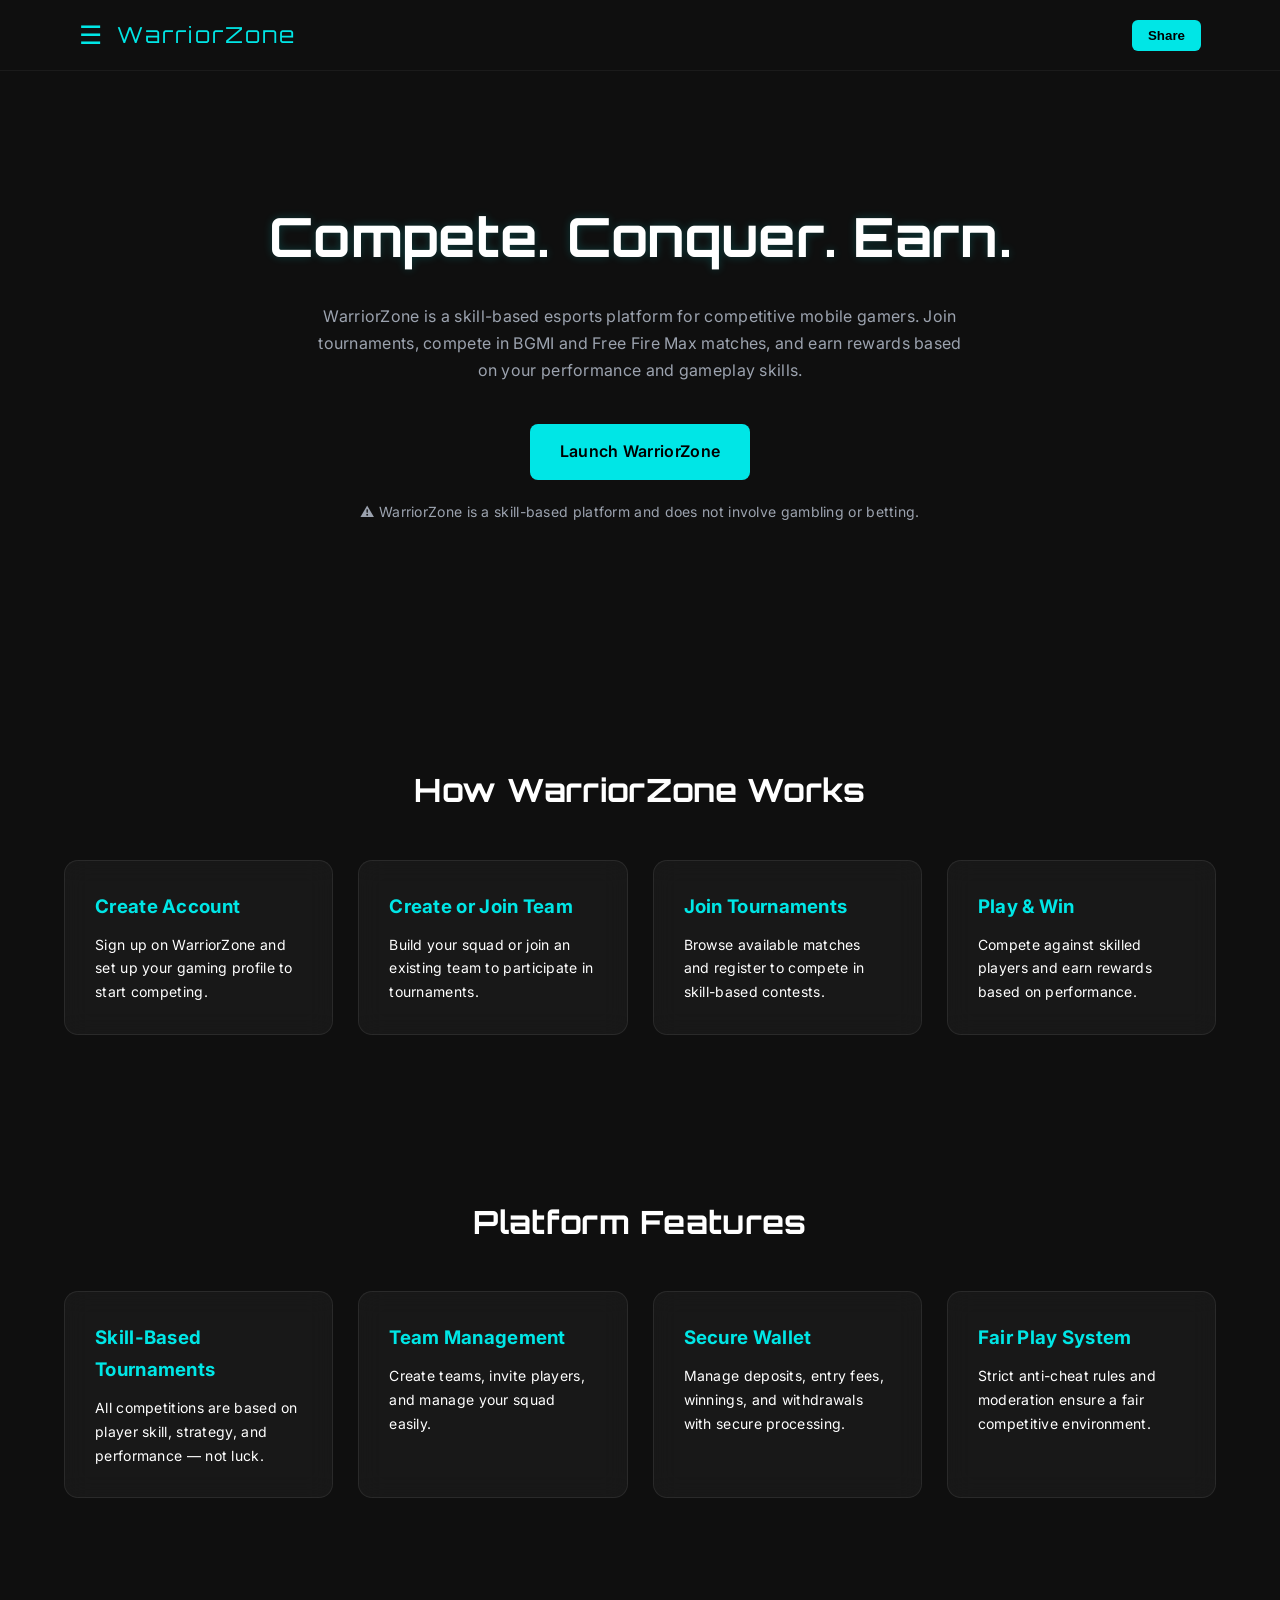
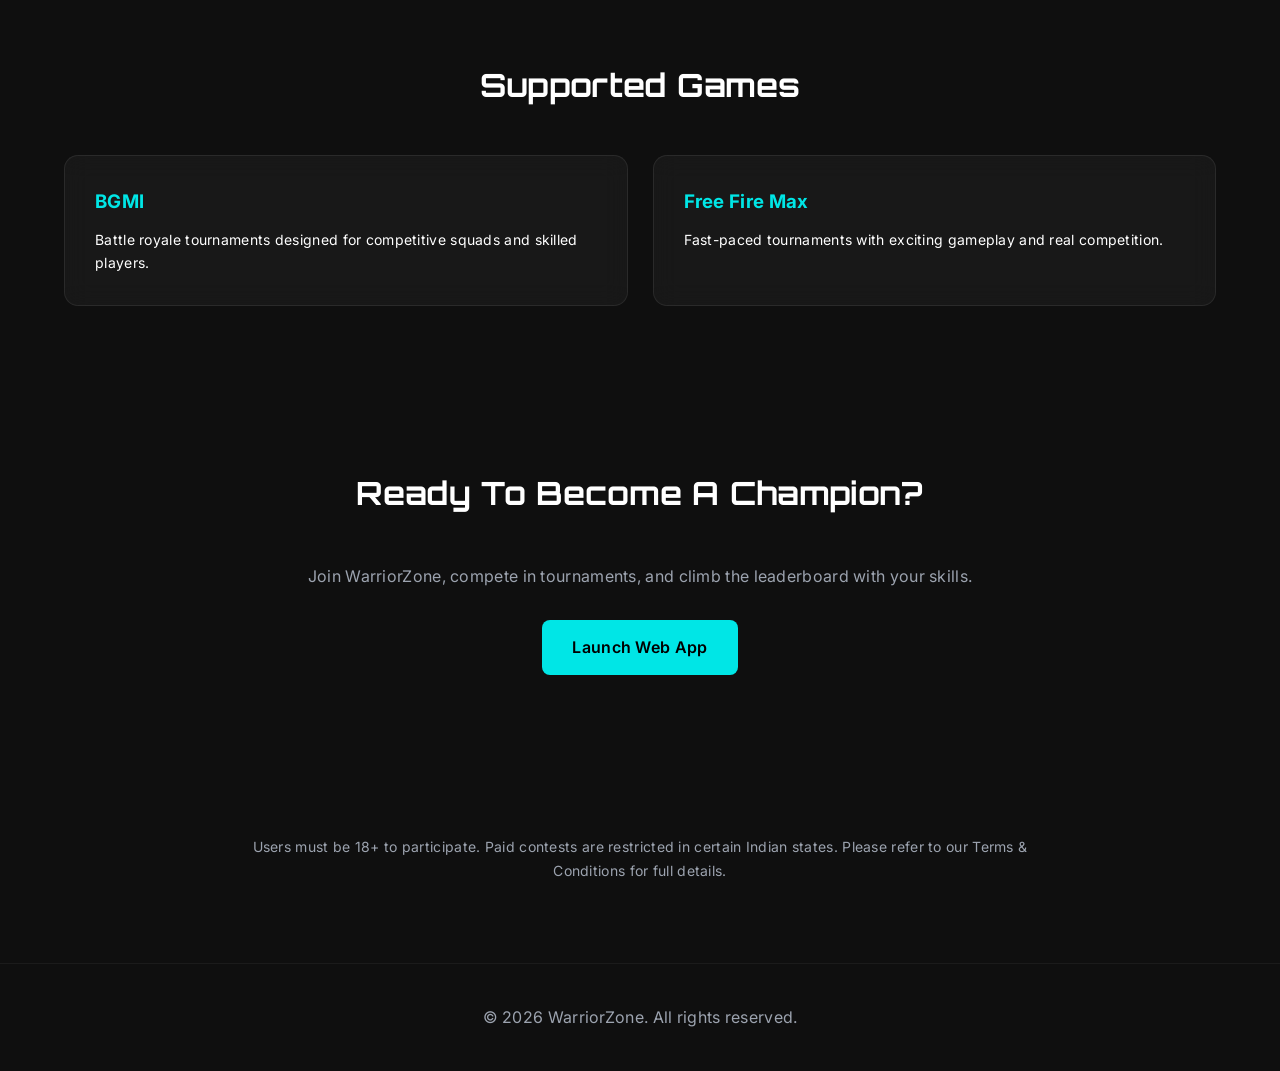
<file: index.html>
<!DOCTYPE html>
<html lang="en">

<head>

<meta charset="UTF-8">
<meta name="viewport" content="width=device-width, initial-scale=1.0">

<title>WarriorZone | Compete. Conquer. Earn.</title>

<link rel="icon" href="assets/favicon.png">
<link rel="stylesheet" href="css/styles.css">

</head>

<body>

<!-- OVERLAY -->
<div class="overlay"></div>

<!-- SIDEBAR -->
<div class="sidebar">

<a href="../index.html">Home</a>
<a href="../pages/about.html">About</a>
<a href="../pages/how-it-works.html">How It Works</a>
<a href="../pages/features.html">Features</a>
<a href="../pages/games.html">Games</a>
<a href="../pages/wallet.html">Wallet</a>
<a href="../pages/support.html">Support</a>
<a href="../pages/fairplay.html">Fair Play</a>
<a href="../pages/terms.html">Terms</a>
<a href="../pages/privacy.html">Privacy</a>
<a href="../pages/refund.html">Refund</a>
<a href="../pages/disclaimer.html">Disclaimer</a>
<a href="../pages/contact.html">Contact us</a>

</div>


<!-- NAVBAR -->
<nav class="navbar">

<div class="container nav-inner">

<div class="hamburger">&#9776;</div>

<div class="logo">
  <a href="/">
    <span class="logo-text">WarriorZone</span>
  </a>
</div>

<!-- ✅ SHARE BUTTON -->
<button class="share-btn" onclick="shareSite()">Share</button>

</div>


</nav>

<!-- HERO -->
<section class="hero">

<div class="container">

<h1>Compete. Conquer. Earn.</h1>

<p>
WarriorZone is a skill-based esports platform for competitive mobile gamers.
Join tournaments, compete in BGMI and Free Fire Max matches, and earn rewards
based on your performance and gameplay skills.
</p>

<a href="https://warriorzone.web.app" class="btn">Launch WarriorZone</a>

<p style="margin-top:20px;color:#9ca3af;font-size:14px;">
⚠️ WarriorZone is a skill-based platform and does not involve gambling or betting.
</p>

</div>

</section>

<!-- HOW IT WORKS -->
<section class="section">

<div class="container">

<h2 class="section-title">How WarriorZone Works</h2>

<div class="cards">

<div class="card">
<h3>Create Account</h3>
<p>
Sign up on WarriorZone and set up your gaming profile to start competing.
</p>
</div>

<div class="card">
<h3>Create or Join Team</h3>
<p>
Build your squad or join an existing team to participate in tournaments.
</p>
</div>

<div class="card">
<h3>Join Tournaments</h3>
<p>
Browse available matches and register to compete in skill-based contests.
</p>
</div>

<div class="card">
<h3>Play & Win</h3>
<p>
Compete against skilled players and earn rewards based on performance.
</p>
</div>

</div>

</div>

</section>

<!-- FEATURES -->
<section class="section">

<div class="container">

<h2 class="section-title">Platform Features</h2>

<div class="cards">

<div class="card">
<h3>Skill-Based Tournaments</h3>
<p>
All competitions are based on player skill, strategy, and performance — not luck.
</p>
</div>

<div class="card">
<h3>Team Management</h3>
<p>
Create teams, invite players, and manage your squad easily.
</p>
</div>

<div class="card">
<h3>Secure Wallet</h3>
<p>
Manage deposits, entry fees, winnings, and withdrawals with secure processing.
</p>
</div>

<div class="card">
<h3>Fair Play System</h3>
<p>
Strict anti-cheat rules and moderation ensure a fair competitive environment.
</p>
</div>

</div>

</div>

</section>

<!-- SUPPORTED GAMES -->
<section class="section">

<div class="container">

<h2 class="section-title">Supported Games</h2>

<div class="cards">

<div class="card game-card">
<h3>BGMI</h3>
<p>
Battle royale tournaments designed for competitive squads and skilled players.
</p>
</div>

<div class="card game-card">
<h3>Free Fire Max</h3>
<p>
Fast-paced tournaments with exciting gameplay and real competition.
</p>
</div>

</div>

</div>

</section>

<!-- CALL TO ACTION -->
<section class="section">

<div class="container" style="text-align:center">

<h2 class="section-title">Ready To Become A Champion?</h2>

<p style="color:#9ca3af;margin-bottom:30px;">
Join WarriorZone, compete in tournaments, and climb the leaderboard with your skills.
</p>

<a href="https://warriorzone.web.app" class="btn">Launch Web App</a>

</div>

</section>

<!-- LEGAL NOTE -->
<section class="section">

<div class="container">

<p style="text-align:center;color:#9ca3af;font-size:14px;max-width:800px;margin:auto;">
Users must be 18+ to participate. Paid contests are restricted in certain Indian states.
Please refer to our Terms & Conditions for full details.
</p>

</div>

</section>

<!-- FOOTER -->
<footer class="footer">

<div class="container">

<p>© 2026 WarriorZone. All rights reserved.</p>

</div>

</footer>

<script src="js/script.js"></script>

</body>
</html>
</file>
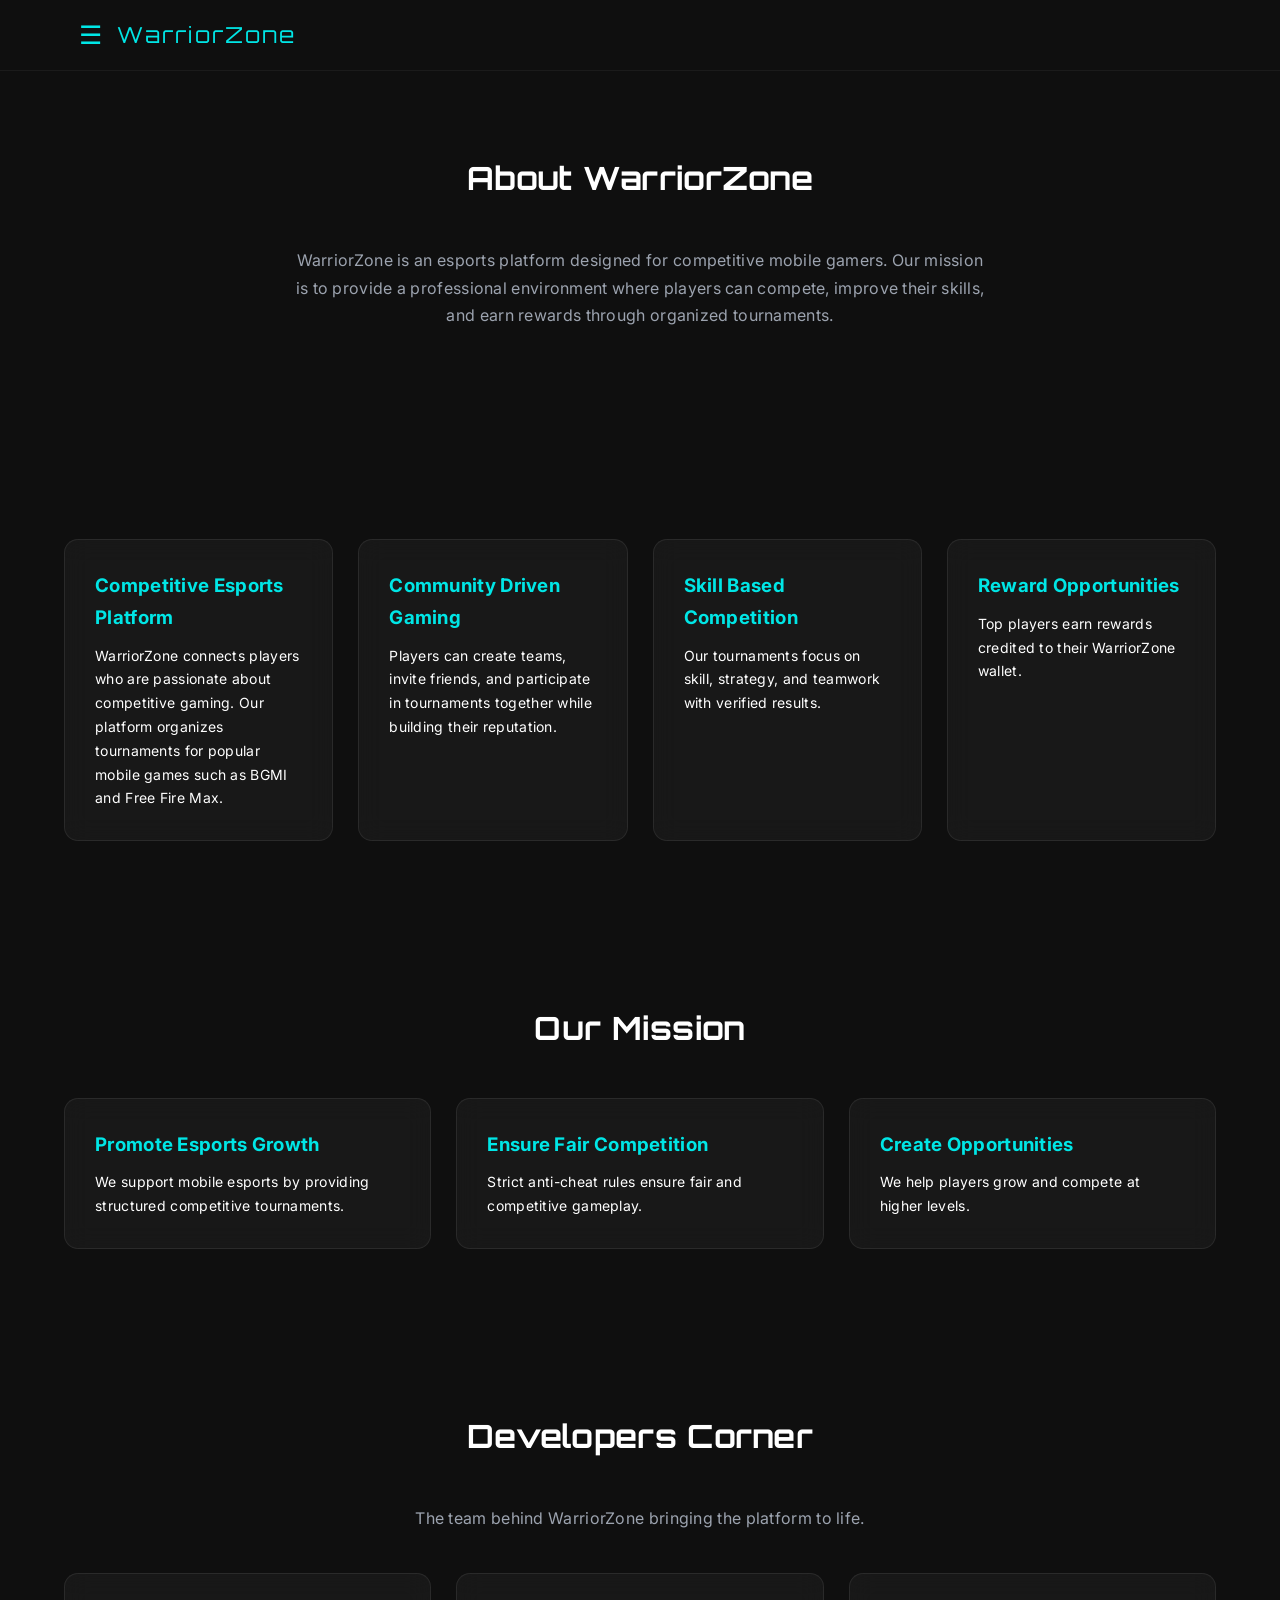
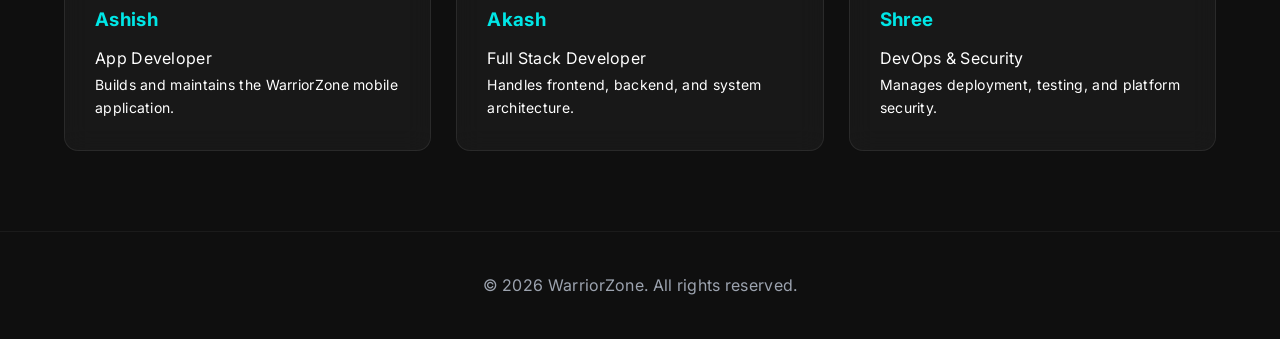
<file: pages/about.html>
<!DOCTYPE html>
<html lang="en">

<head>

<meta charset="UTF-8">
<meta name="viewport" content="width=device-width, initial-scale=1.0">

<title>About | WarriorZone</title>
<link rel="icon" href="../assets/favicon.png">

<link rel="stylesheet" href="../css/styles.css">

</head>

<body>

<!-- SIDEBAR -->

<div class="sidebar">

<a href="../index.html">Home</a>
<a href="../pages/about.html">About</a>
<a href="../pages/how-it-works.html">How It Works</a>
<a href="../pages/features.html">Features</a>
<a href="../pages/games.html">Games</a>
<a href="../pages/wallet.html">Wallet</a>
<a href="../pages/support.html">Support</a>
<a href="../pages/fairplay.html">Fair Play</a>
<a href="../pages/terms.html">Terms</a>
<a href="../pages/privacy.html">Privacy</a>
<a href="../pages/refund.html">Refund</a>
<a href="../pages/disclaimer.html">Disclaimer</a>
<a href="../pages/contact.html">Contact us</a>

</div>


<!-- NAVBAR -->

<nav class="navbar">

<div class="container nav-inner">

<div class="hamburger">&#9776;</div>

<!-- UPDATED LOGO -->
<div class="logo">
  <a href="/">
    <span class="logo-text">WarriorZone</span>
  </a>
</div>



</div>

</nav>

<!-- PAGE HEADER -->

<section class="section">

<div class="container">

<h1 class="section-title reveal">About WarriorZone</h1>

<p class="reveal" style="text-align:center;max-width:700px;margin:auto;color:#9ca3af;margin-bottom:50px;">
WarriorZone is an esports platform designed for competitive mobile gamers.
Our mission is to provide a professional environment where players can compete,
improve their skills, and earn rewards through organized tournaments.
</p>

</div>

</section>

<!-- PLATFORM OVERVIEW -->

<section class="section">

<div class="container">

<div class="cards reveal">

<div class="card">
<h3>Competitive Esports Platform</h3>
<p>
WarriorZone connects players who are passionate about competitive gaming.
Our platform organizes tournaments for popular mobile games such as BGMI
and Free Fire Max.
</p>
</div>

<div class="card">
<h3>Community Driven Gaming</h3>
<p>
Players can create teams, invite friends, and participate in tournaments
together while building their reputation.
</p>
</div>

<div class="card">
<h3>Skill Based Competition</h3>
<p>
Our tournaments focus on skill, strategy, and teamwork with verified results.
</p>
</div>

<div class="card">
<h3>Reward Opportunities</h3>
<p>
Top players earn rewards credited to their WarriorZone wallet.
</p>
</div>

</div>

</div>

</section>

<!-- MISSION -->

<section class="section">

<div class="container">

<h2 class="section-title reveal">Our Mission</h2>

<div class="cards reveal">

<div class="card">
<h3>Promote Esports Growth</h3>
<p>
We support mobile esports by providing structured competitive tournaments.
</p>
</div>

<div class="card">
<h3>Ensure Fair Competition</h3>
<p>
Strict anti-cheat rules ensure fair and competitive gameplay.
</p>
</div>

<div class="card">
<h3>Create Opportunities</h3>
<p>
We help players grow and compete at higher levels.
</p>
</div>

</div>

</div>

</section>

<!-- DEVELOPERS -->

<section class="section">

<div class="container">

<h2 class="section-title reveal">Developers Corner</h2>

<p class="reveal" style="text-align:center;color:#9ca3af;margin-bottom:40px;">
The team behind WarriorZone bringing the platform to life.
</p>

<div class="cards reveal">

<div class="card dev-card">
<h3>Ashish</h3>
<span class="dev-role">App Developer</span>
<p>
Builds and maintains the WarriorZone mobile application.
</p>
</div>

<div class="card dev-card">
<h3>Akash</h3>
<span class="dev-role">Full Stack Developer</span>
<p>
Handles frontend, backend, and system architecture.
</p>
</div>

<div class="card dev-card">
<h3>Shree</h3>
<span class="dev-role">DevOps & Security</span>
<p>
Manages deployment, testing, and platform security.
</p>
</div>

</div>

</div>

</section>

<!-- FOOTER -->

<footer class="footer">

<div class="container">

<p>© 2026 WarriorZone. All rights reserved.</p>

</div>

</footer>

<script src="../js/script.js"></script>

</body>
</html>
</file>
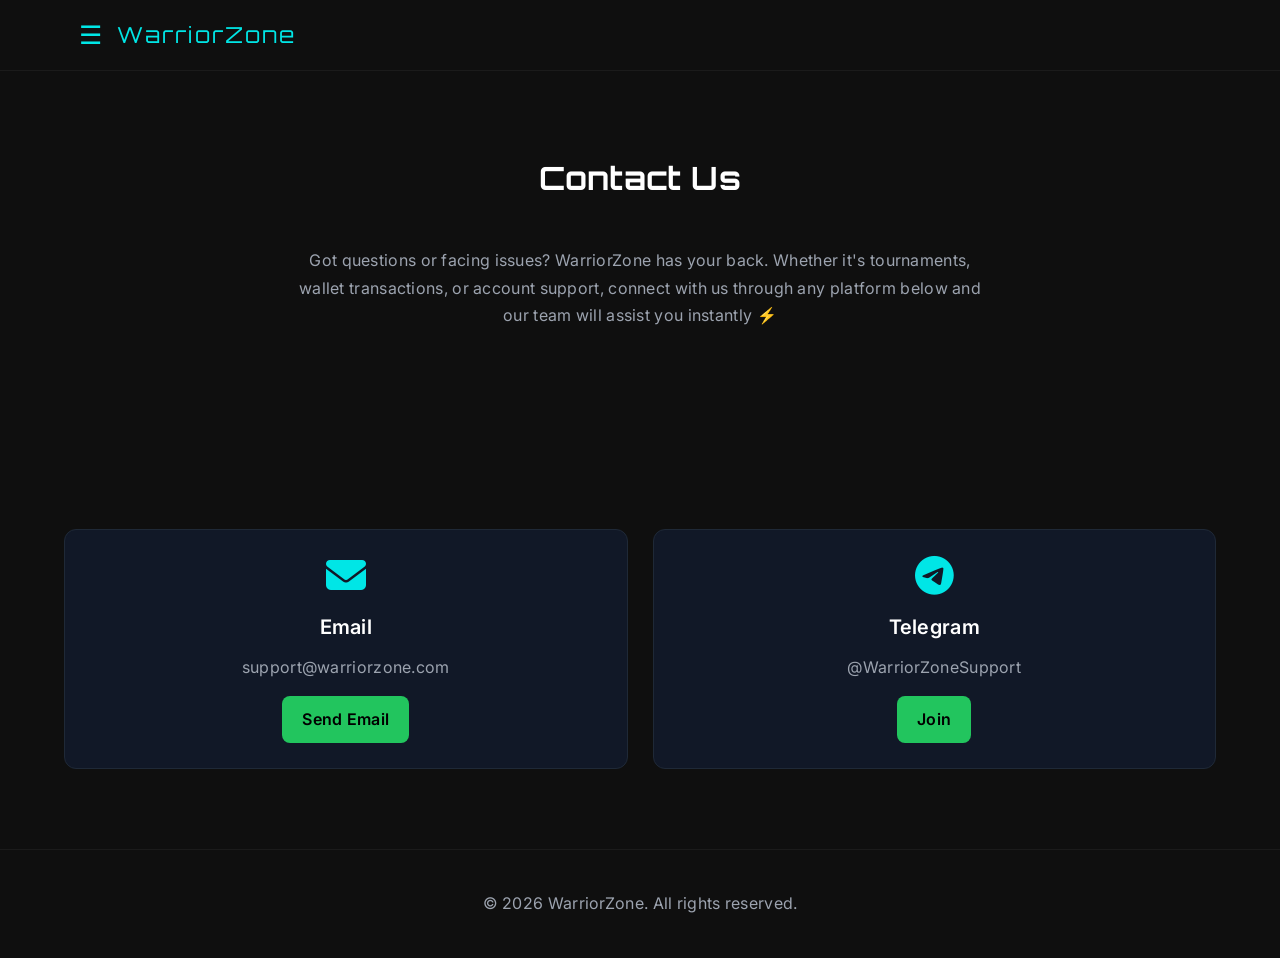
<file: pages/contact.html>
<!DOCTYPE html>
<html lang="en">

<head>

<meta charset="UTF-8">
<meta name="viewport" content="width=device-width, initial-scale=1.0">

<title>Contact Us | WarriorZone</title>

<link rel="stylesheet" href="../css/styles.css">

<!-- ✅ FONT AWESOME (REAL ICONS) -->
<link rel="stylesheet" href="https://cdnjs.cloudflare.com/ajax/libs/font-awesome/6.5.0/css/all.min.css">
<link rel="icon" href="../assets/favicon.png">

<style>

/* =========================
CONTACT PAGE
========================= */

.contact-grid {
  display: grid;
  grid-template-columns: repeat(auto-fit, minmax(250px, 1fr));
  gap: 25px;
  margin-top: 40px;
}

.contact-card {
  background: #111827;
  padding: 25px;
  border-radius: 12px;
  text-align: center;
  transition: 0.3s ease;
  border: 1px solid #1f2937;
}

.contact-card:hover {
  transform: translateY(-8px) scale(1.03);
  box-shadow: 0 0 25px rgba(0, 255, 255, 0.2);
}

/* ICONS */
.contact-icon i {
  font-size: 40px;
  color: #00E6E6;
  margin-bottom: 15px;
  transition: 0.3s;
}

.contact-card:hover .contact-icon i {
  transform: scale(1.2);
}

/* BRAND COLORS */
.contact-card:nth-child(1):hover i {
  color: #EA4335;
}

.contact-card:nth-child(2):hover i {
  color: #25D366;
}

.contact-card:nth-child(3):hover i {
  color: #0088cc;
}

.contact-title {
  font-size: 20px;
  font-weight: 600;
  margin-bottom: 10px;
}

.contact-info {
  color: #9ca3af;
  word-break: break-all;
}

.contact-btn {
  display: inline-block;
  margin-top: 15px;
  padding: 10px 20px;
  border-radius: 8px;
  background: #22c55e;
  color: #000;
  text-decoration: none;
  font-weight: 600;
  transition: 0.3s;
}

.contact-btn:hover {
  background: #16a34a;
  transform: scale(1.05);
}

</style>

</head>

<body>

<!-- SIDEBAR -->
<div class="sidebar">

<a href="../index.html">Home</a>
<a href="../pages/about.html">About</a>
<a href="../pages/how-it-works.html">How It Works</a>
<a href="../pages/features.html">Features</a>
<a href="../pages/games.html">Games</a>
<a href="../pages/wallet.html">Wallet</a>
<a href="../pages/support.html">Support</a>
<a href="../pages/fairplay.html">Fair Play</a>
<a href="../pages/terms.html">Terms</a>
<a href="../pages/privacy.html">Privacy</a>
<a href="../pages/refund.html">Refund</a>
<a href="../pages/disclaimer.html">Disclaimer</a>
<a href="../pages/contact.html">Contact us</a>

</div>



<div class="overlay"></div>

<!-- NAVBAR -->
<nav class="navbar">
<div class="container nav-inner">

<div class="hamburger">&#9776;</div>

<div class="logo">
  <a href="/">
    <span class="logo-text">WarriorZone</span>
  </a>
</div>



</div>
</nav>

<!-- HEADER -->
<section class="section">
<div class="container">

<h1 class="section-title">Contact Us</h1>

<p style="text-align:center;max-width:700px;margin:auto;color:#9ca3af;">
<p style="text-align:center;max-width:700px;margin:auto;color:#9ca3af;">
Got questions or facing issues? WarriorZone has your back.
 Whether it's tournaments, wallet transactions, or account support, connect with us through any platform below and our team will assist you instantly ⚡
</p>

</p>

</div>
</section>

<!-- CONTACT OPTIONS -->
<section class="section">
<div class="container">

<div class="contact-grid">

<!-- EMAIL -->
<div class="contact-card">
<div class="contact-icon">
<i class="fa-solid fa-envelope"></i>
</div>
<div class="contact-title">Email</div>
<div class="contact-info">support@warriorzone.com</div>
<a href="mailto:support@warriorzone.com" class="contact-btn">Send Email</a>
</div>

<!-- WHATSAPP -->
<!-- <div class= "contact-card">
<div class="contact-icon">
<i class="fa-brands fa-whatsapp"></i>
</div>
<div class="contact-title">WhatsApp</div>
<div class="contact-info">+91 9876543210</div>
<a href="https://wa.me/" target="_blank" class="contact-btn">Chat Now</a>
</div> -->

<!-- TELEGRAM -->
<div class="contact-card">
<div class="contact-icon">
<i class="fa-brands fa-telegram"></i>
</div>
<div class="contact-title">Telegram</div>
<div class="contact-info">@WarriorZoneSupport</div>
<a href="https://t.me/WarriorZoneSupport" target="_blank" class="contact-btn">Join</a>
</div>

</div>

</div>
</section>

<!-- FOOTER -->
<footer class="footer">
<div class="container">
<p>© 2026 WarriorZone. All rights reserved.</p>
</div>
</footer>

<script src="../js/script.js"></script>

</body>
</html>
</file>
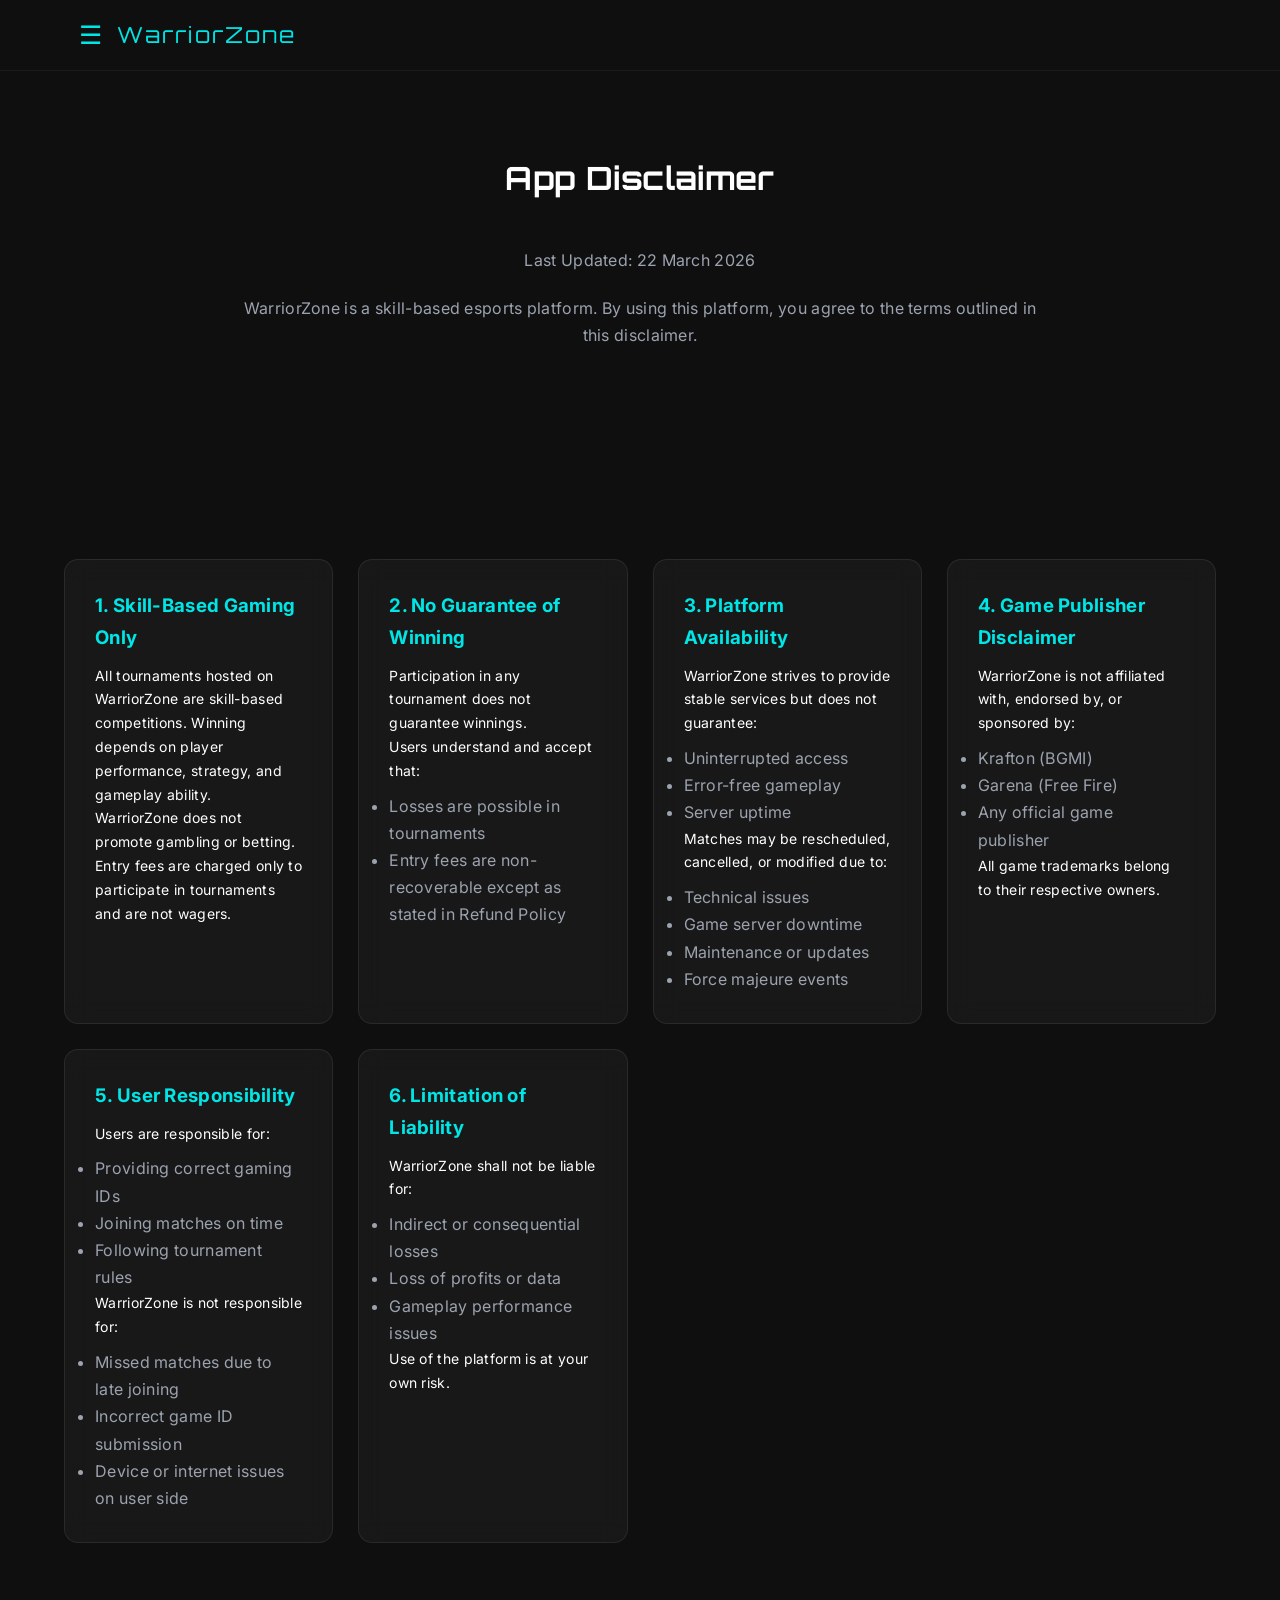
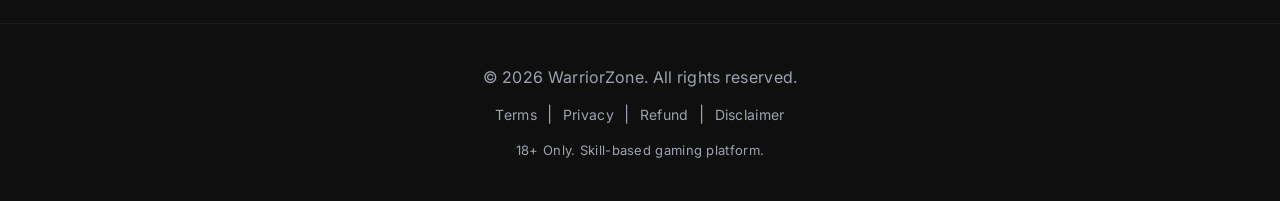
<file: pages/disclaimer.html>
<!DOCTYPE html>
<html lang="en">

<head>

<meta charset="UTF-8">
<meta name="viewport" content="width=device-width, initial-scale=1.0">

<title>Disclaimer | WarriorZone</title>
<link rel="icon" href="../assets/favicon.png">

<link rel="stylesheet" href="../css/styles.css">

<meta name="description" content="WarriorZone Disclaimer outlining skill-based gaming, liability limitations, and platform usage terms.">

</head>

<body>

<!-- OVERLAY -->
<div class="overlay"></div>

<!-- SIDEBAR -->
<div class="sidebar">

<a href="../index.html">Home</a>
<a href="../pages/about.html">About</a>
<a href="../pages/how-it-works.html">How It Works</a>
<a href="../pages/features.html">Features</a>
<a href="../pages/games.html">Games</a>
<a href="../pages/wallet.html">Wallet</a>
<a href="../pages/support.html">Support</a>
<a href="../pages/fairplay.html">Fair Play</a>
<a href="../pages/terms.html">Terms</a>
<a href="../pages/privacy.html">Privacy</a>
<a href="../pages/refund.html">Refund</a>
<a href="../pages/disclaimer.html">Disclaimer</a>
<a href="../pages/contact.html">Contact us</a>

</div>


<!-- NAVBAR -->
<nav class="navbar">
<div class="container nav-inner">

<div class="hamburger">&#9776;</div>

<div class="logo">
  <a href="/">
    <span class="logo-text">WarriorZone</span>
  </a>
</div>



</div>
</nav>

<!-- HEADER -->
<section class="section">
<div class="container">

<h1 class="section-title">App Disclaimer</h1>

<p style="text-align:center;color:#9ca3af;max-width:800px;margin:auto;margin-bottom:20px;">
Last Updated: 22 March 2026
</p>

<p style="text-align:center;color:#9ca3af;max-width:800px;margin:auto;margin-bottom:50px;">
WarriorZone is a skill-based esports platform. By using this platform,
you agree to the terms outlined in this disclaimer.
</p>

</div>
</section>

<!-- DISCLAIMER CONTENT -->
<section class="section">
<div class="container">

<div class="cards">

<!-- Skill-Based -->
<div class="card">
<h3>1. Skill-Based Gaming Only</h3>

<p>
All tournaments hosted on WarriorZone are skill-based competitions.
Winning depends on player performance, strategy, and gameplay ability.
</p>

<p>
WarriorZone does not promote gambling or betting. Entry fees are charged
only to participate in tournaments and are not wagers.
</p>

</div>

<!-- No Guarantee -->
<div class="card">
<h3>2. No Guarantee of Winning</h3>

<p>
Participation in any tournament does not guarantee winnings.
</p>

<p>
Users understand and accept that:
</p>

<ul style="color:#9ca3af;margin-top:10px;">
<li>Losses are possible in tournaments</li>
<li>Entry fees are non-recoverable except as stated in Refund Policy</li>
</ul>

</div>

<!-- Platform Availability -->
<div class="card">
<h3>3. Platform Availability</h3>

<p>
WarriorZone strives to provide stable services but does not guarantee:
</p>

<ul style="color:#9ca3af;margin-top:10px;">
<li>Uninterrupted access</li>
<li>Error-free gameplay</li>
<li>Server uptime</li>
</ul>

<p>
Matches may be rescheduled, cancelled, or modified due to:
</p>

<ul style="color:#9ca3af;margin-top:10px;">
<li>Technical issues</li>
<li>Game server downtime</li>
<li>Maintenance or updates</li>
<li>Force majeure events</li>
</ul>

</div>

<!-- Game Publisher -->
<div class="card">
<h3>4. Game Publisher Disclaimer</h3>

<p>
WarriorZone is not affiliated with, endorsed by, or sponsored by:
</p>

<ul style="color:#9ca3af;margin-top:10px;">
<li>Krafton (BGMI)</li>
<li>Garena (Free Fire)</li>
<li>Any official game publisher</li>
</ul>

<p>
All game trademarks belong to their respective owners.
</p>

</div>

<!-- User Responsibility -->
<div class="card">
<h3>5. User Responsibility</h3>

<p>
Users are responsible for:
</p>

<ul style="color:#9ca3af;margin-top:10px;">
<li>Providing correct gaming IDs</li>
<li>Joining matches on time</li>
<li>Following tournament rules</li>
</ul>

<p>
WarriorZone is not responsible for:
</p>

<ul style="color:#9ca3af;margin-top:10px;">
<li>Missed matches due to late joining</li>
<li>Incorrect game ID submission</li>
<li>Device or internet issues on user side</li>
</ul>

</div>

<!-- Liability -->
<div class="card">
<h3>6. Limitation of Liability</h3>

<p>
WarriorZone shall not be liable for:
</p>

<ul style="color:#9ca3af;margin-top:10px;">
<li>Indirect or consequential losses</li>
<li>Loss of profits or data</li>
<li>Gameplay performance issues</li>
</ul>

<p>
Use of the platform is at your own risk.
</p>

</div>

</div>

</div>
</section>

<!-- FOOTER -->
<footer class="footer">
<div class="container">

<p>© 2026 WarriorZone. All rights reserved.</p>

<div style="margin-top:10px;">
<a href="terms.html">Terms</a> |
<a href="privacy.html">Privacy</a> |
<a href="refund.html">Refund</a> |
<a href="disclaimer.html">Disclaimer</a>
</div>

<p style="margin-top:10px;font-size:13px;">
18+ Only. Skill-based gaming platform.
</p>

</div>
</footer>

<script src="../js/script.js"></script>

</body>
</html>
</file>
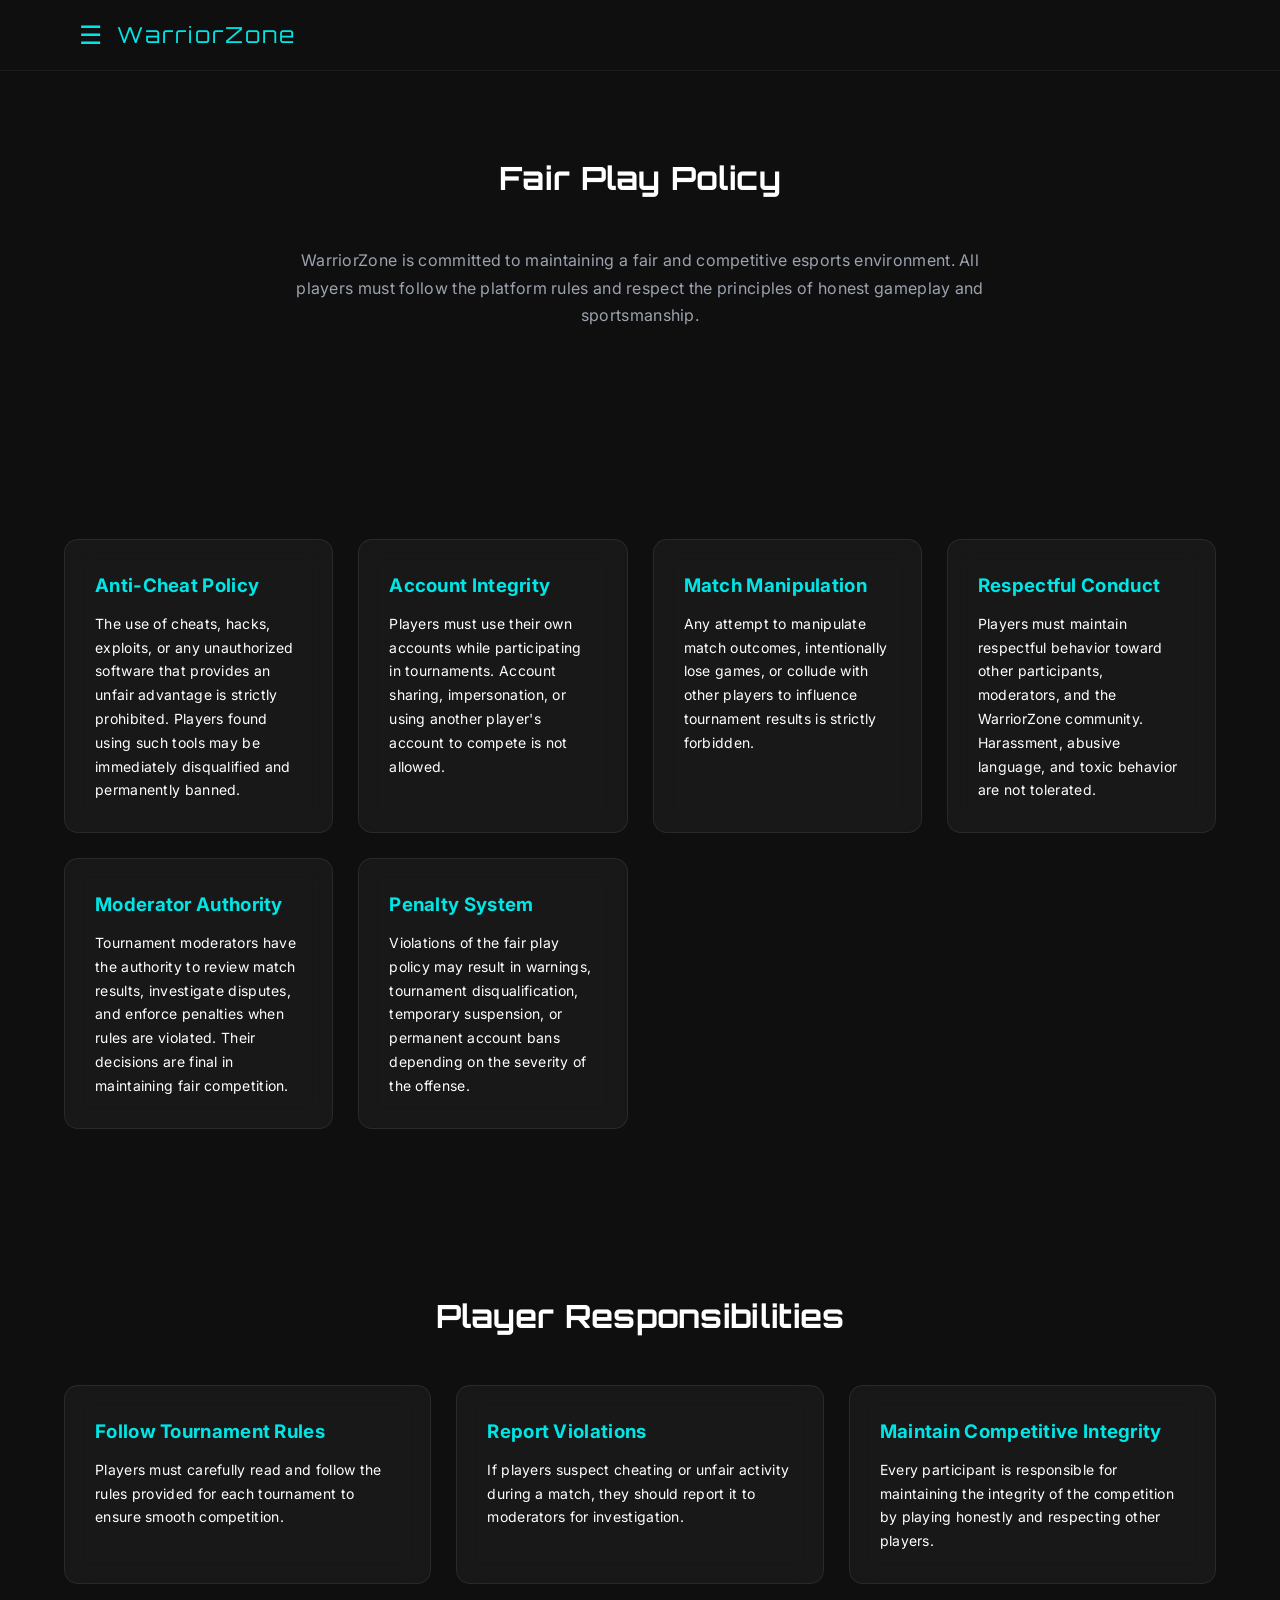
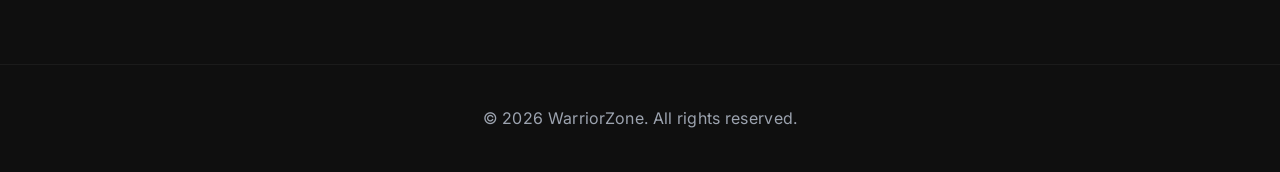
<file: pages/fairplay.html>
<!DOCTYPE html>
<html lang="en">

<head>

<meta charset="UTF-8">
<meta name="viewport" content="width=device-width, initial-scale=1.0">

<title>Fair Play | WarriorZone</title>
<link rel="icon" href="../assets/favicon.png">

<link rel="stylesheet" href="../css/styles.css">

</head>

<body>

<!-- SIDEBAR -->

<div class="sidebar">

<a href="../index.html">Home</a>
<a href="../pages/about.html">About</a>
<a href="../pages/how-it-works.html">How It Works</a>
<a href="../pages/features.html">Features</a>
<a href="../pages/games.html">Games</a>
<a href="../pages/wallet.html">Wallet</a>
<a href="../pages/support.html">Support</a>
<a href="../pages/fairplay.html">Fair Play</a>
<a href="../pages/terms.html">Terms</a>
<a href="../pages/privacy.html">Privacy</a>
<a href="../pages/refund.html">Refund</a>
<a href="../pages/disclaimer.html">Disclaimer</a>
<a href="../pages/contact.html">Contact us</a>

</div>


<!-- NAVBAR -->

<nav class="navbar">

<div class="container nav-inner">

<div class="hamburger">&#9776;</div>

<!-- UPDATED LOGO -->
<div class="logo">
  <a href="/">
    <span class="logo-text">WarriorZone</span>
  </a>
</div>



</div>

</nav>

<!-- PAGE HEADER -->

<section class="section">

<div class="container">

<h1 class="section-title">Fair Play Policy</h1>

<p style="text-align:center;max-width:700px;margin:auto;color:#9ca3af;margin-bottom:50px;">
WarriorZone is committed to maintaining a fair and competitive esports
environment. All players must follow the platform rules and respect the
principles of honest gameplay and sportsmanship.
</p>

</div>

</section>

<!-- FAIR PLAY RULES -->

<section class="section">

<div class="container">

<div class="cards">

<div class="card">
<h3>Anti-Cheat Policy</h3>
<p>
The use of cheats, hacks, exploits, or any unauthorized software that
provides an unfair advantage is strictly prohibited. Players found using
such tools may be immediately disqualified and permanently banned.
</p>
</div>

<div class="card">
<h3>Account Integrity</h3>
<p>
Players must use their own accounts while participating in tournaments.
Account sharing, impersonation, or using another player's account
to compete is not allowed.
</p>
</div>

<div class="card">
<h3>Match Manipulation</h3>
<p>
Any attempt to manipulate match outcomes, intentionally lose games,
or collude with other players to influence tournament results is
strictly forbidden.
</p>
</div>

<div class="card">
<h3>Respectful Conduct</h3>
<p>
Players must maintain respectful behavior toward other participants,
moderators, and the WarriorZone community. Harassment, abusive
language, and toxic behavior are not tolerated.
</p>
</div>

<div class="card">
<h3>Moderator Authority</h3>
<p>
Tournament moderators have the authority to review match results,
investigate disputes, and enforce penalties when rules are violated.
Their decisions are final in maintaining fair competition.
</p>
</div>

<div class="card">
<h3>Penalty System</h3>
<p>
Violations of the fair play policy may result in warnings, tournament
disqualification, temporary suspension, or permanent account bans
depending on the severity of the offense.
</p>
</div>

</div>

</div>

</section>

<!-- PLAYER RESPONSIBILITY -->

<section class="section">

<div class="container">

<h2 class="section-title">Player Responsibilities</h2>

<div class="cards">

<div class="card">
<h3>Follow Tournament Rules</h3>
<p>
Players must carefully read and follow the rules provided for each
tournament to ensure smooth competition.
</p>
</div>

<div class="card">
<h3>Report Violations</h3>
<p>
If players suspect cheating or unfair activity during a match, they
should report it to moderators for investigation.
</p>
</div>

<div class="card">
<h3>Maintain Competitive Integrity</h3>
<p>
Every participant is responsible for maintaining the integrity of
the competition by playing honestly and respecting other players.
</p>
</div>

</div>

</div>

</section>

<!-- FOOTER -->

<footer class="footer">

<div class="container">

<p>© 2026 WarriorZone. All rights reserved.</p>

</div>

</footer>

<script src="../js/script.js"></script>

</body>

</html>
</file>
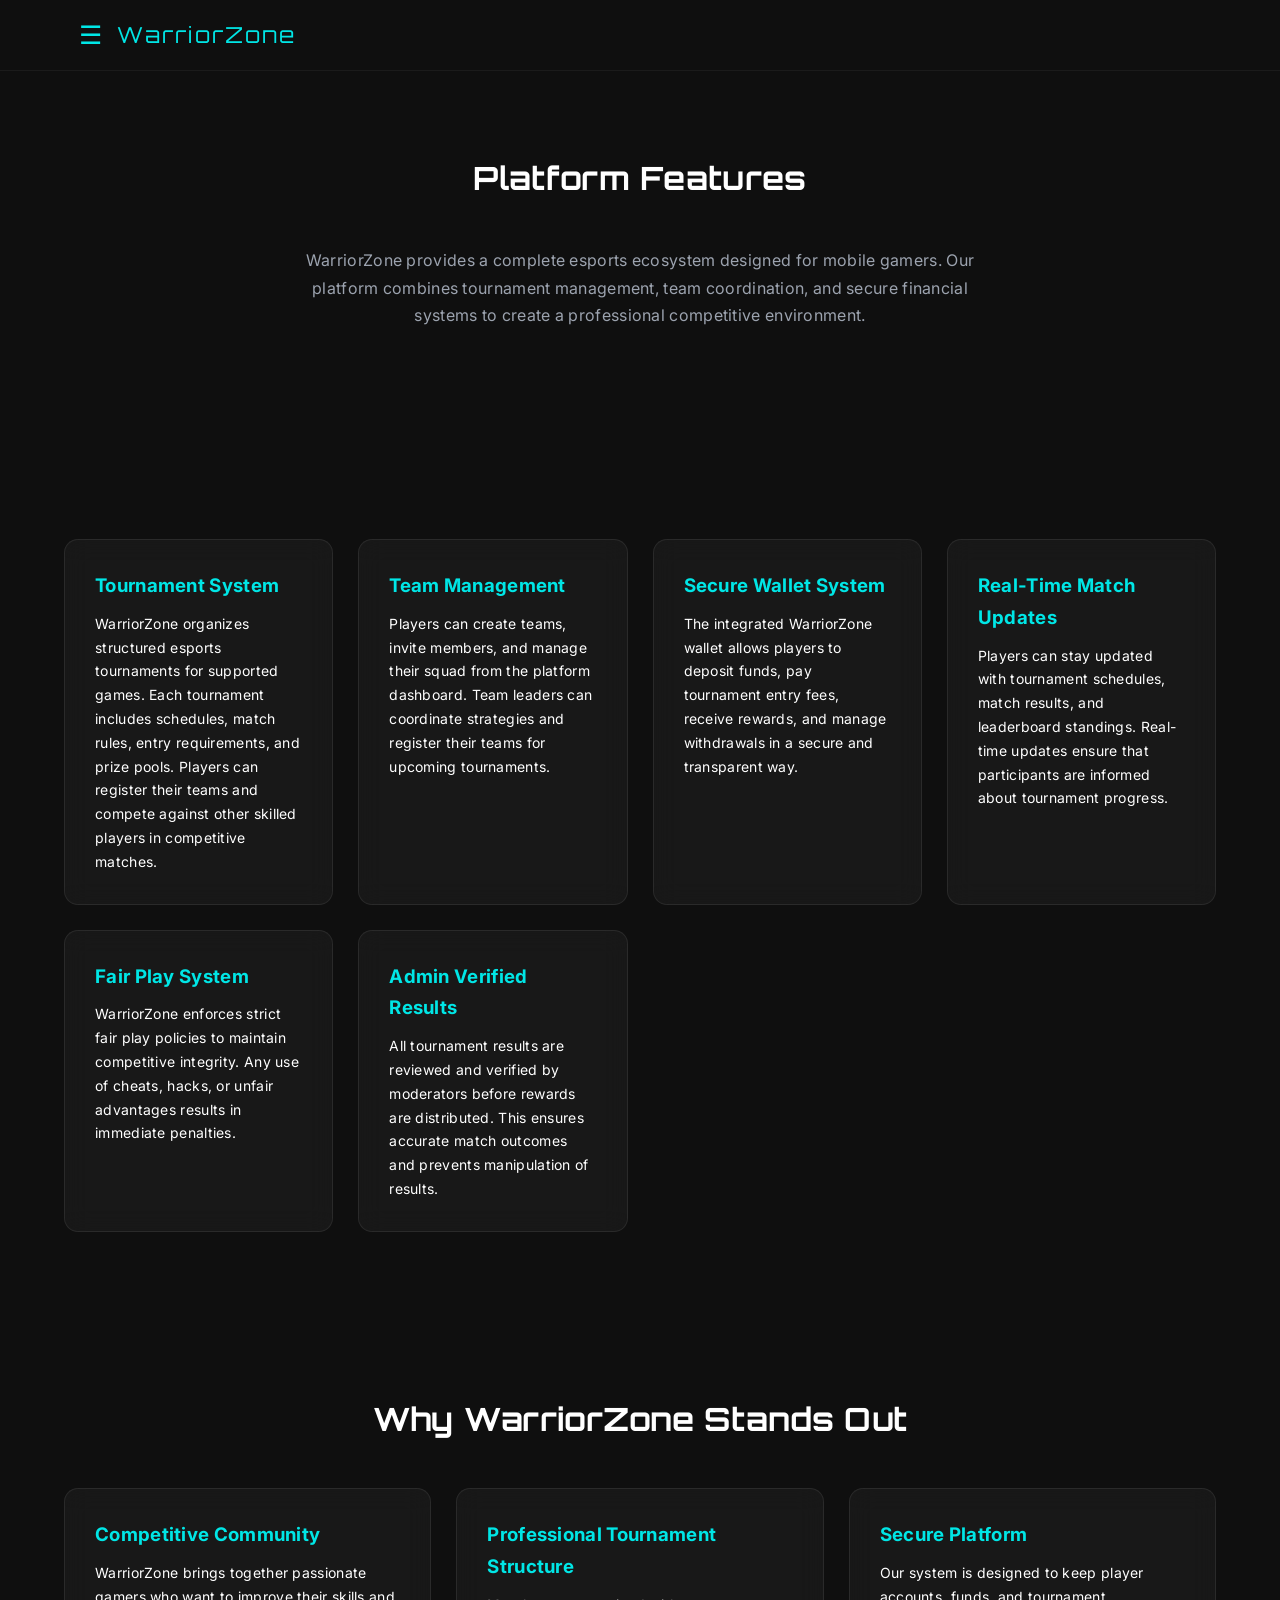
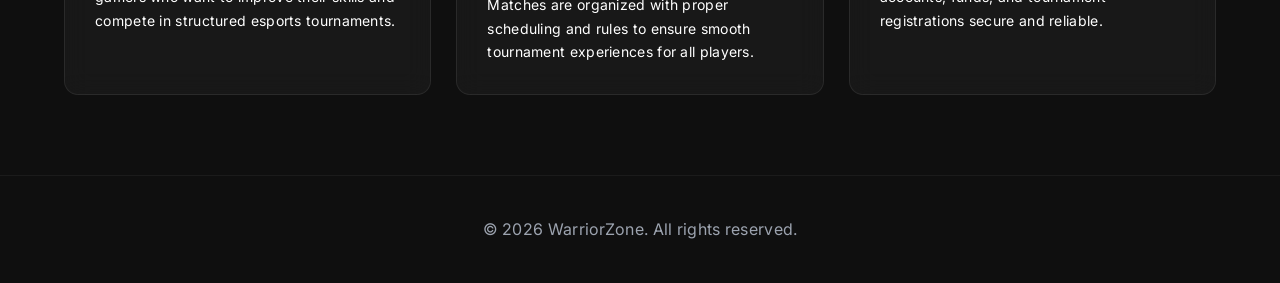
<file: pages/features.html>
<!DOCTYPE html>
<html lang="en">

<head>

<meta charset="UTF-8">
<meta name="viewport" content="width=device-width, initial-scale=1.0">

<title>Features | WarriorZone</title>
<link rel="icon" href="../assets/favicon.png">

<link rel="stylesheet" href="../css/styles.css">

</head>

<body>

<!-- SIDEBAR -->

<div class="sidebar">

<a href="../index.html">Home</a>
<a href="../pages/about.html">About</a>
<a href="../pages/how-it-works.html">How It Works</a>
<a href="../pages/features.html">Features</a>
<a href="../pages/games.html">Games</a>
<a href="../pages/wallet.html">Wallet</a>
<a href="../pages/support.html">Support</a>
<a href="../pages/fairplay.html">Fair Play</a>
<a href="../pages/terms.html">Terms</a>
<a href="../pages/privacy.html">Privacy</a>
<a href="../pages/refund.html">Refund</a>
<a href="../pages/disclaimer.html">Disclaimer</a>
<a href="../pages/contact.html">Contact us</a>

</div>


<!-- NAVBAR -->

<nav class="navbar">

<div class="container nav-inner">

<div class="hamburger">&#9776;</div>

<!-- UPDATED LOGO -->
<div class="logo">
  <a href="/">
    <span class="logo-text">WarriorZone</span>
  </a>
</div>



</div>

</nav>

<!-- PAGE HEADER -->

<section class="section">

<div class="container">

<h1 class="section-title">Platform Features</h1>

<p style="text-align:center;max-width:700px;margin:auto;color:#9ca3af;margin-bottom:50px;">
WarriorZone provides a complete esports ecosystem designed for mobile gamers.
Our platform combines tournament management, team coordination, and secure
financial systems to create a professional competitive environment.
</p>

</div>

</section>

<!-- FEATURES GRID -->

<section class="section">

<div class="container">

<div class="cards">

<div class="card">
<h3>Tournament System</h3>
<p>
WarriorZone organizes structured esports tournaments for supported games.
Each tournament includes schedules, match rules, entry requirements, and
prize pools. Players can register their teams and compete against other
skilled players in competitive matches.
</p>
</div>

<div class="card">
<h3>Team Management</h3>
<p>
Players can create teams, invite members, and manage their squad from the
platform dashboard. Team leaders can coordinate strategies and register
their teams for upcoming tournaments.
</p>
</div>

<div class="card">
<h3>Secure Wallet System</h3>
<p>
The integrated WarriorZone wallet allows players to deposit funds, pay
tournament entry fees, receive rewards, and manage withdrawals in a
secure and transparent way.
</p>
</div>

<div class="card">
<h3>Real-Time Match Updates</h3>
<p>
Players can stay updated with tournament schedules, match results,
and leaderboard standings. Real-time updates ensure that participants
are informed about tournament progress.
</p>
</div>

<div class="card">
<h3>Fair Play System</h3>
<p>
WarriorZone enforces strict fair play policies to maintain competitive
integrity. Any use of cheats, hacks, or unfair advantages results
in immediate penalties.
</p>
</div>

<div class="card">
<h3>Admin Verified Results</h3>
<p>
All tournament results are reviewed and verified by moderators before
rewards are distributed. This ensures accurate match outcomes and
prevents manipulation of results.
</p>
</div>

</div>

</div>

</section>

<!-- ADDITIONAL BENEFITS -->

<section class="section">

<div class="container">

<h2 class="section-title">Why WarriorZone Stands Out</h2>

<div class="cards">

<div class="card">
<h3>Competitive Community</h3>
<p>
WarriorZone brings together passionate gamers who want to improve
their skills and compete in structured esports tournaments.
</p>
</div>

<div class="card">
<h3>Professional Tournament Structure</h3>
<p>
Matches are organized with proper scheduling and rules to ensure
smooth tournament experiences for all players.
</p>
</div>

<div class="card">
<h3>Secure Platform</h3>
<p>
Our system is designed to keep player accounts, funds, and tournament
registrations secure and reliable.
</p>
</div>

</div>

</div>

</section>

<!-- FOOTER -->

<footer class="footer">

<div class="container">

<p>© 2026 WarriorZone. All rights reserved.</p>

</div>

</footer>

<script src="../js/script.js"></script>

</body>

</html>
</file>
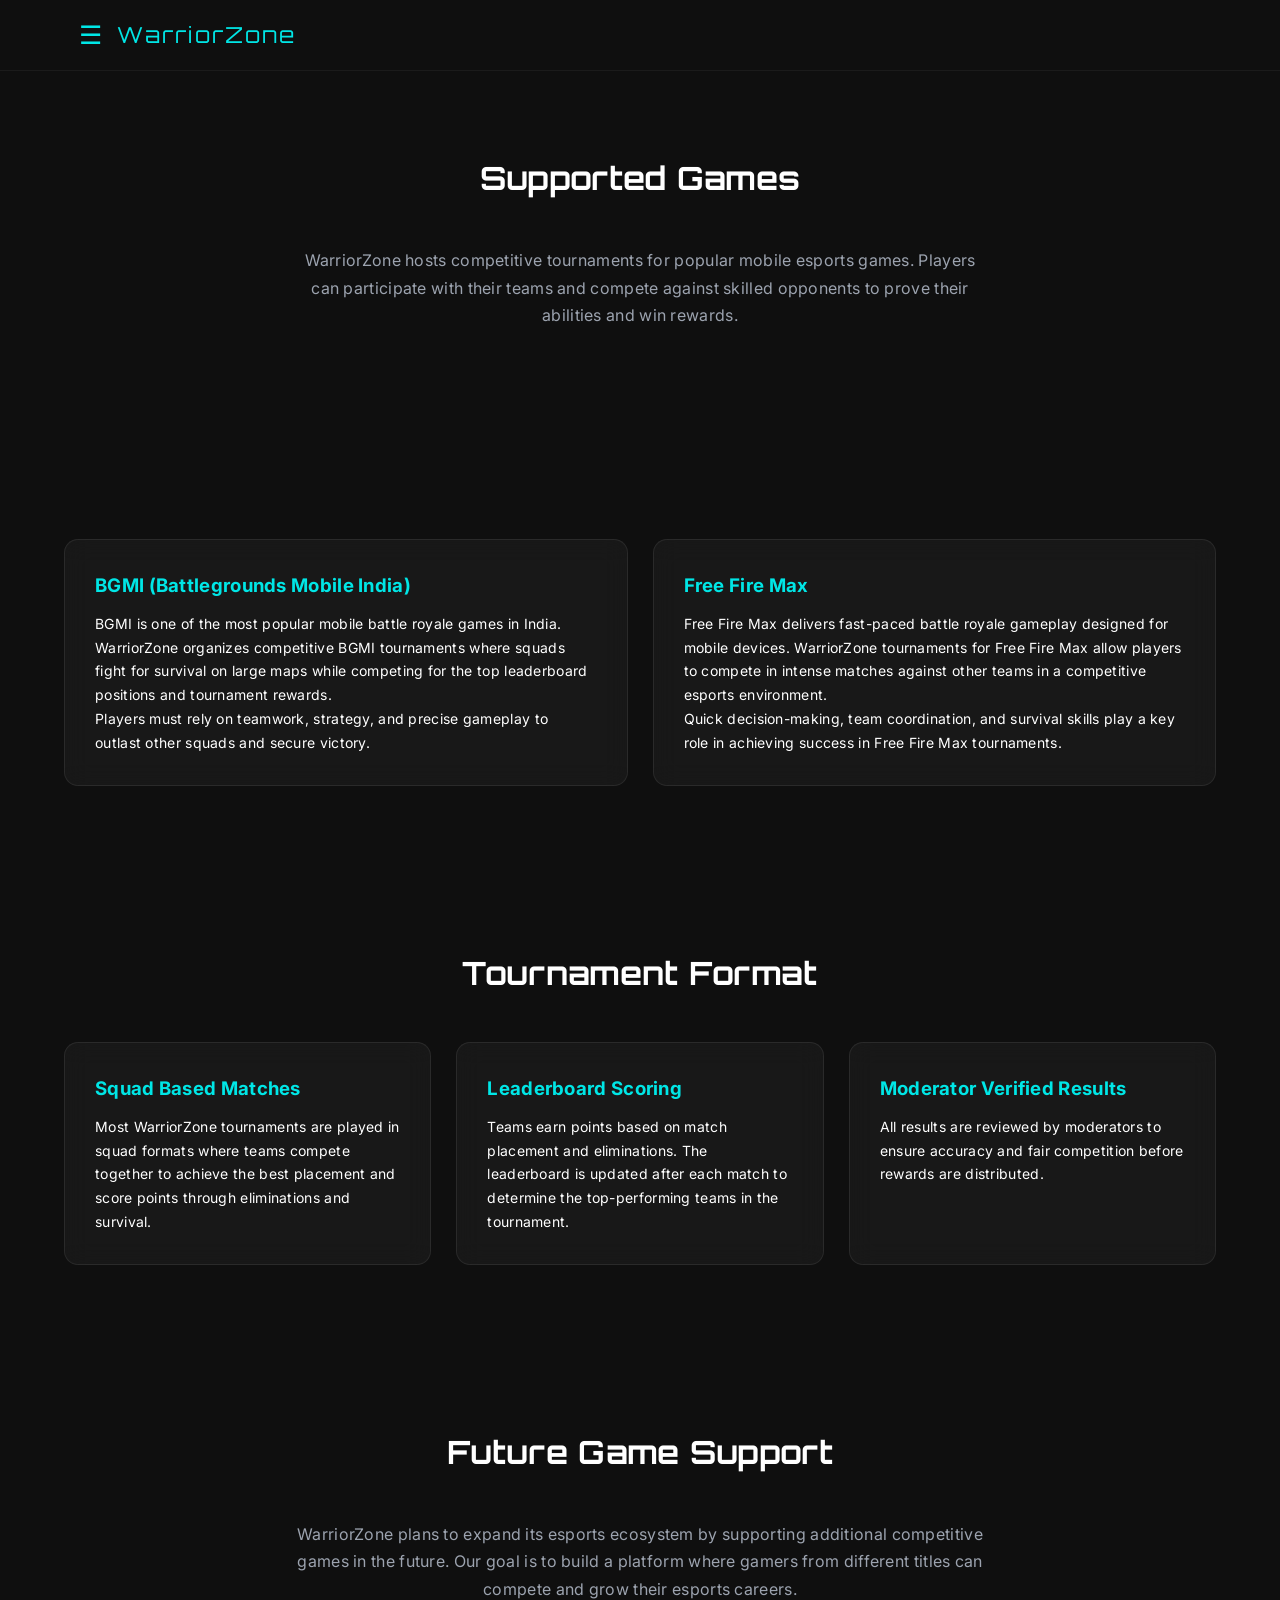
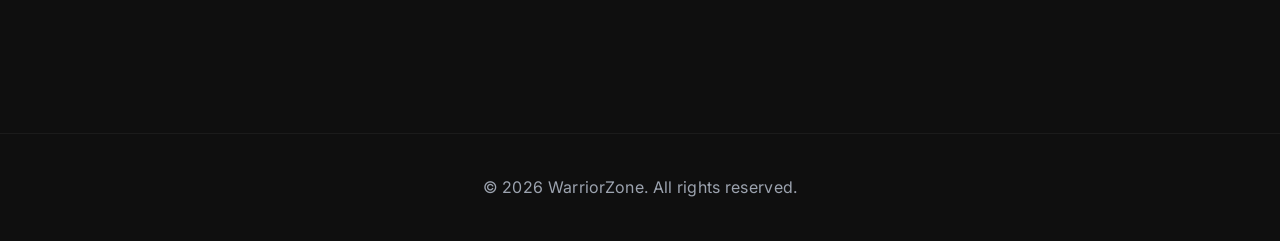
<file: pages/games.html>
<!DOCTYPE html>
<html lang="en">

<head>

<meta charset="UTF-8">
<meta name="viewport" content="width=device-width, initial-scale=1.0">

<title>Games | WarriorZone</title>
<link rel="icon" href="../assets/favicon.png">

<link rel="stylesheet" href="../css/styles.css">

</head>

<body>

<!-- SIDEBAR -->

<div class="sidebar">

<a href="../index.html">Home</a>
<a href="../pages/about.html">About</a>
<a href="../pages/how-it-works.html">How It Works</a>
<a href="../pages/features.html">Features</a>
<a href="../pages/games.html">Games</a>
<a href="../pages/wallet.html">Wallet</a>
<a href="../pages/support.html">Support</a>
<a href="../pages/fairplay.html">Fair Play</a>
<a href="../pages/terms.html">Terms</a>
<a href="../pages/privacy.html">Privacy</a>
<a href="../pages/refund.html">Refund</a>
<a href="../pages/disclaimer.html">Disclaimer</a>
<a href="../pages/contact.html">Contact us</a>

</div>


<!-- NAVBAR -->

<nav class="navbar">

<div class="container nav-inner">

<div class="hamburger">&#9776;</div>

<!-- UPDATED LOGO -->
<div class="logo">
  <a href="/">
    <span class="logo-text">WarriorZone</span>
  </a>
</div>



</div>

</nav>

<!-- PAGE HEADER -->

<section class="section">

<div class="container">

<h1 class="section-title">Supported Games</h1>

<p style="text-align:center;max-width:700px;margin:auto;color:#9ca3af;margin-bottom:50px;">
WarriorZone hosts competitive tournaments for popular mobile esports games.
Players can participate with their teams and compete against skilled opponents
to prove their abilities and win rewards.
</p>

</div>

</section>

<!-- GAMES SECTION -->

<section class="section">

<div class="container">

<div class="cards">

<div class="card game-card">

<h3>BGMI (Battlegrounds Mobile India)</h3>

<p>
BGMI is one of the most popular mobile battle royale games in India.
WarriorZone organizes competitive BGMI tournaments where squads fight
for survival on large maps while competing for the top leaderboard
positions and tournament rewards.
</p>

<p>
Players must rely on teamwork, strategy, and precise gameplay to
outlast other squads and secure victory.
</p>

</div>

<div class="card game-card">

<h3>Free Fire Max</h3>

<p>
Free Fire Max delivers fast-paced battle royale gameplay designed
for mobile devices. WarriorZone tournaments for Free Fire Max
allow players to compete in intense matches against other teams
in a competitive esports environment.
</p>

<p>
Quick decision-making, team coordination, and survival skills
play a key role in achieving success in Free Fire Max tournaments.
</p>

</div>

</div>

</div>

</section>

<!-- TOURNAMENT FORMAT -->

<section class="section">

<div class="container">

<h2 class="section-title">Tournament Format</h2>

<div class="cards">

<div class="card">
<h3>Squad Based Matches</h3>
<p>
Most WarriorZone tournaments are played in squad formats where
teams compete together to achieve the best placement and score
points through eliminations and survival.
</p>
</div>

<div class="card">
<h3>Leaderboard Scoring</h3>
<p>
Teams earn points based on match placement and eliminations.
The leaderboard is updated after each match to determine
the top-performing teams in the tournament.
</p>
</div>

<div class="card">
<h3>Moderator Verified Results</h3>
<p>
All results are reviewed by moderators to ensure accuracy
and fair competition before rewards are distributed.
</p>
</div>

</div>

</div>

</section>

<!-- FUTURE GAMES -->

<section class="section">

<div class="container">

<h2 class="section-title">Future Game Support</h2>

<p style="text-align:center;max-width:700px;margin:auto;color:#9ca3af;margin-bottom:50px;">
WarriorZone plans to expand its esports ecosystem by supporting
additional competitive games in the future. Our goal is to build
a platform where gamers from different titles can compete and
grow their esports careers.
</p>

</div>

</section>

<!-- FOOTER -->

<footer class="footer">

<div class="container">

<p>© 2026 WarriorZone. All rights reserved.</p>

</div>

</footer>

<script src="../js/script.js"></script>

</body>

</html>
</file>
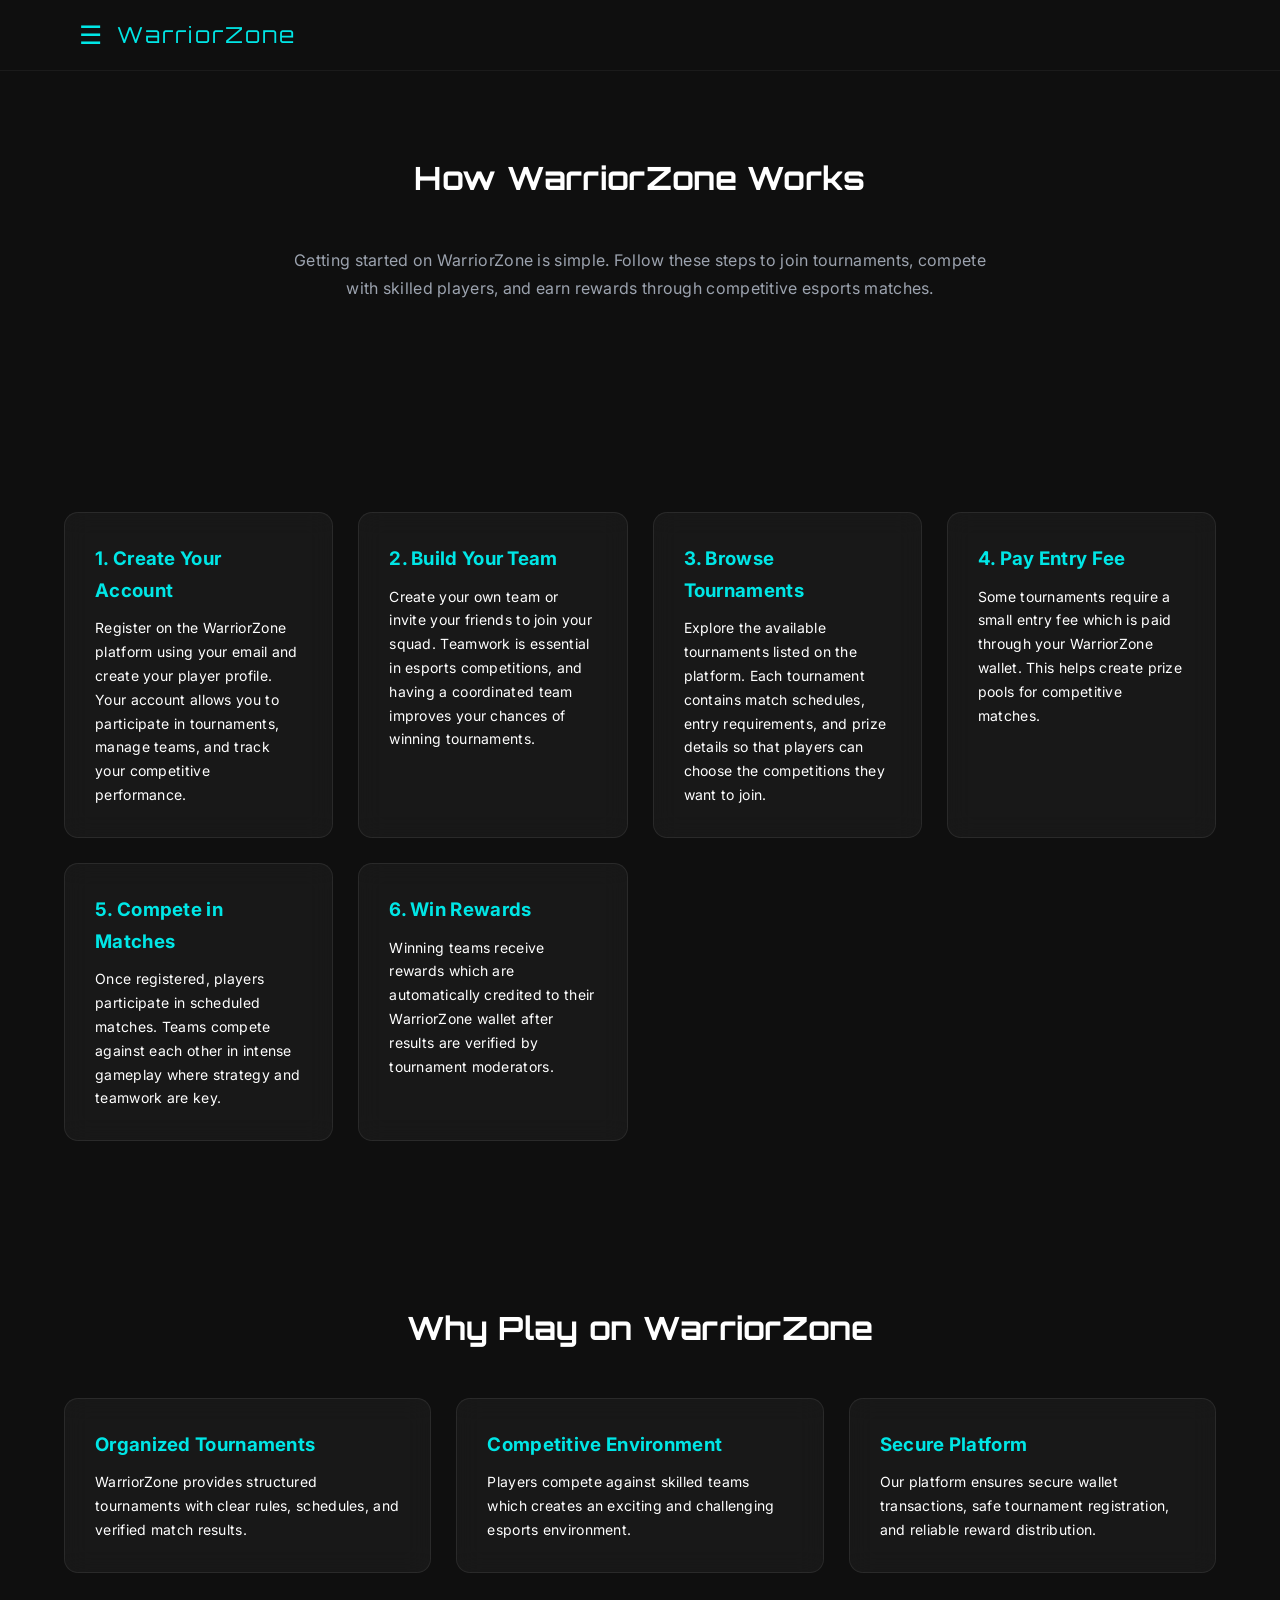
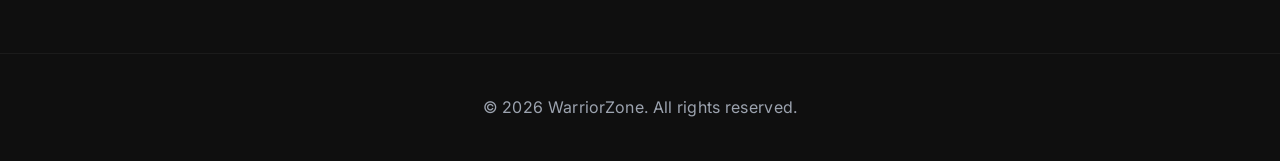
<file: pages/how-it-works.html>
<!DOCTYPE html>
<html lang="en">

<head>

<meta charset="UTF-8">
<meta name="viewport" content="width=device-width, initial-scale=1.0">

<title>How It Works | WarriorZone</title>
<link rel="icon" href="../assets/favicon.png">

<link rel="stylesheet" href="../css/styles.css">

</head>

<body>

<!-- SIDEBAR -->

<div class="sidebar">

<a href="../index.html">Home</a>
<a href="../pages/about.html">About</a>
<a href="../pages/how-it-works.html">How It Works</a>
<a href="../pages/features.html">Features</a>
<a href="../pages/games.html">Games</a>
<a href="../pages/wallet.html">Wallet</a>
<a href="../pages/support.html">Support</a>
<a href="../pages/fairplay.html">Fair Play</a>
<a href="../pages/terms.html">Terms</a>
<a href="../pages/privacy.html">Privacy</a>
<a href="../pages/refund.html">Refund</a>
<a href="../pages/disclaimer.html">Disclaimer</a>
<a href="../pages/contact.html">Contact us</a>

</div>


<!-- NAVBAR -->

<nav class="navbar">

<div class="container nav-inner">

<div class="hamburger">&#9776;</div>

<!-- UPDATED LOGO -->
<div class="logo">
  <a href="/">
    <span class="logo-text">WarriorZone</span>
  </a>
</div>



</div>

</nav>

<!-- PAGE HEADER -->

<section class="section">

<div class="container">

<h1 class="section-title">How WarriorZone Works</h1>

<p style="text-align:center;max-width:700px;margin:auto;color:#9ca3af;margin-bottom:50px;">
Getting started on WarriorZone is simple. Follow these steps to join tournaments,
compete with skilled players, and earn rewards through competitive esports matches.
</p>

</div>

</section>

<!-- STEPS SECTION -->

<section class="section">

<div class="container">

<div class="cards">

<div class="card">
<h3>1. Create Your Account</h3>
<p>
Register on the WarriorZone platform using your email and create your player
profile. Your account allows you to participate in tournaments, manage teams,
and track your competitive performance.
</p>
</div>

<div class="card">
<h3>2. Build Your Team</h3>
<p>
Create your own team or invite your friends to join your squad. Teamwork is
essential in esports competitions, and having a coordinated team improves
your chances of winning tournaments.
</p>
</div>

<div class="card">
<h3>3. Browse Tournaments</h3>
<p>
Explore the available tournaments listed on the platform. Each tournament
contains match schedules, entry requirements, and prize details so that
players can choose the competitions they want to join.
</p>
</div>

<div class="card">
<h3>4. Pay Entry Fee</h3>
<p>
Some tournaments require a small entry fee which is paid through your
WarriorZone wallet. This helps create prize pools for competitive matches.
</p>
</div>

<div class="card">
<h3>5. Compete in Matches</h3>
<p>
Once registered, players participate in scheduled matches. Teams compete
against each other in intense gameplay where strategy and teamwork are key.
</p>
</div>

<div class="card">
<h3>6. Win Rewards</h3>
<p>
Winning teams receive rewards which are automatically credited to their
WarriorZone wallet after results are verified by tournament moderators.
</p>
</div>

</div>

</div>

</section>

<!-- WHY CHOOSE SECTION -->

<section class="section">

<div class="container">

<h2 class="section-title">Why Play on WarriorZone</h2>

<div class="cards">

<div class="card">
<h3>Organized Tournaments</h3>
<p>
WarriorZone provides structured tournaments with clear rules, schedules,
and verified match results.
</p>
</div>

<div class="card">
<h3>Competitive Environment</h3>
<p>
Players compete against skilled teams which creates an exciting and
challenging esports environment.
</p>
</div>

<div class="card">
<h3>Secure Platform</h3>
<p>
Our platform ensures secure wallet transactions, safe tournament
registration, and reliable reward distribution.
</p>
</div>

</div>

</div>

</section>

<!-- FOOTER -->

<footer class="footer">

<div class="container">

<p>© 2026 WarriorZone. All rights reserved.</p>

</div>

</footer>

<script src="../js/script.js"></script>

</body>

</html>
</file>
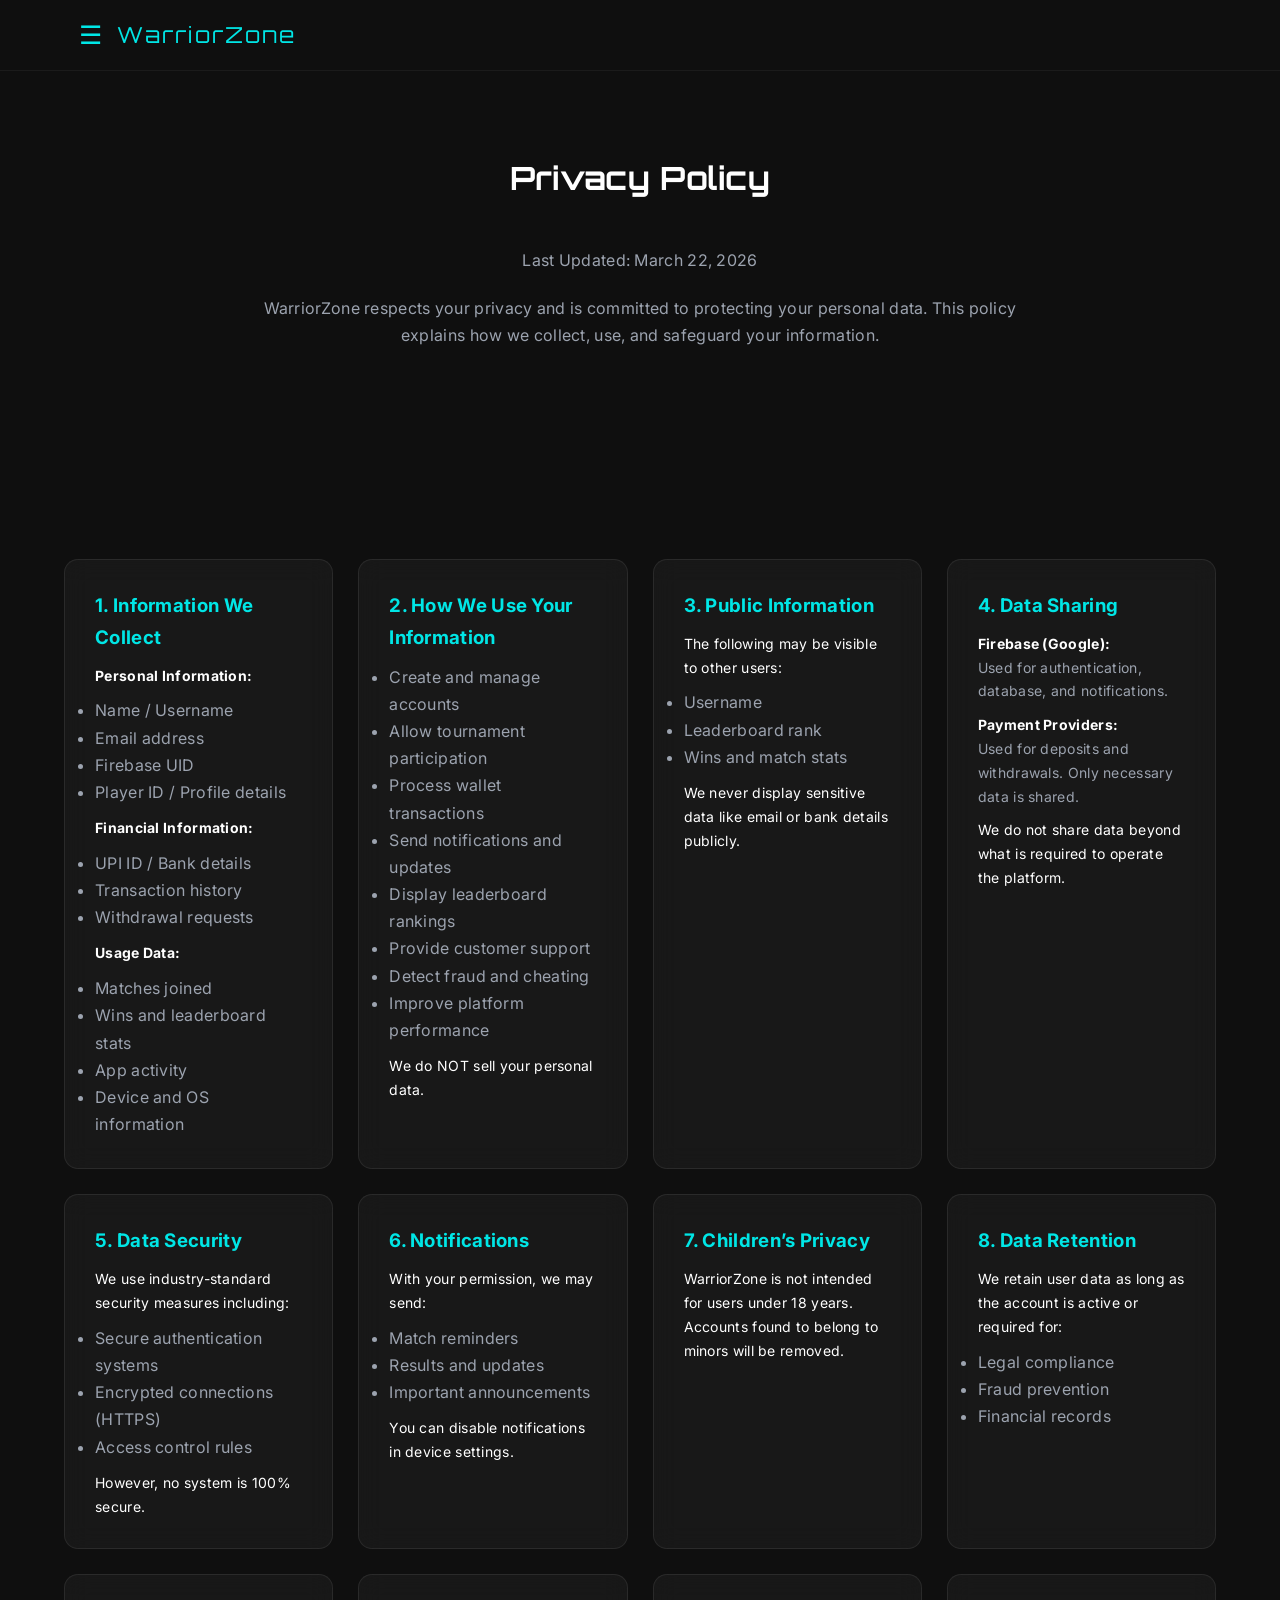
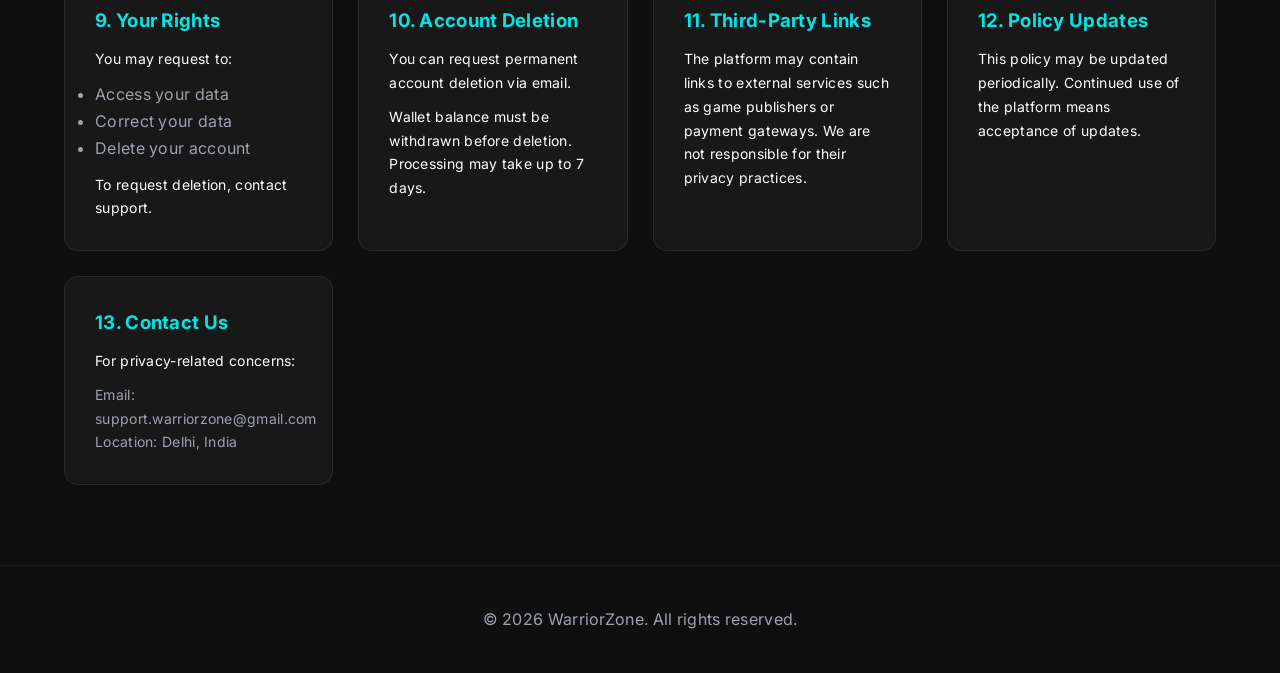
<file: pages/privacy.html>
<!DOCTYPE html>
<html lang="en">

<head>

<meta charset="UTF-8">
<meta name="viewport" content="width=device-width, initial-scale=1.0">

<title>Privacy Policy | WarriorZone</title>

<link rel="icon" href="../assets/favicon.png">
<link rel="stylesheet" href="../css/styles.css">

</head>

<body>

<!-- SIDEBAR -->
<div class="sidebar">

<a href="../index.html">Home</a>
<a href="../pages/about.html">About</a>
<a href="../pages/how-it-works.html">How It Works</a>
<a href="../pages/features.html">Features</a>
<a href="../pages/games.html">Games</a>
<a href="../pages/wallet.html">Wallet</a>
<a href="../pages/support.html">Support</a>
<a href="../pages/fairplay.html">Fair Play</a>
<a href="../pages/terms.html">Terms</a>
<a href="../pages/privacy.html">Privacy</a>
<a href="../pages/refund.html">Refund</a>
<a href="../pages/disclaimer.html">Disclaimer</a>
<a href="../pages/contact.html">Contact us</a>

</div>


<!-- NAVBAR -->
<nav class="navbar">
<div class="container nav-inner">

<div class="hamburger">&#9776;</div>

<div class="logo">
  <a href="/">
    <span class="logo-text">WarriorZone</span>
  </a>
</div>



</div>
</nav>

<!-- HEADER -->
<section class="section">

<div class="container">

<h1 class="section-title">Privacy Policy</h1>

<p style="text-align:center;max-width:800px;margin:auto;color:#9ca3af;margin-bottom:20px;">
Last Updated: March 22, 2026
</p>

<p style="text-align:center;max-width:800px;margin:auto;color:#9ca3af;margin-bottom:50px;">
WarriorZone respects your privacy and is committed to protecting your personal data.
This policy explains how we collect, use, and safeguard your information.
</p>

</div>

</section>

<!-- CONTENT -->
<section class="section">

<div class="container">

<div class="cards">

<!-- Info Collected -->
<div class="card">
<h3>1. Information We Collect</h3>

<p><strong>Personal Information:</strong></p>
<ul style="color:#9ca3af;margin-top:10px;">
<li>Name / Username</li>
<li>Email address</li>
<li>Firebase UID</li>
<li>Player ID / Profile details</li>
</ul>

<p style="margin-top:10px;"><strong>Financial Information:</strong></p>
<ul style="color:#9ca3af;margin-top:10px;">
<li>UPI ID / Bank details</li>
<li>Transaction history</li>
<li>Withdrawal requests</li>
</ul>

<p style="margin-top:10px;"><strong>Usage Data:</strong></p>
<ul style="color:#9ca3af;margin-top:10px;">
<li>Matches joined</li>
<li>Wins and leaderboard stats</li>
<li>App activity</li>
<li>Device and OS information</li>
</ul>
</div>

<!-- Usage -->
<div class="card">
<h3>2. How We Use Your Information</h3>

<ul style="color:#9ca3af;margin-top:10px;">
<li>Create and manage accounts</li>
<li>Allow tournament participation</li>
<li>Process wallet transactions</li>
<li>Send notifications and updates</li>
<li>Display leaderboard rankings</li>
<li>Provide customer support</li>
<li>Detect fraud and cheating</li>
<li>Improve platform performance</li>
</ul>

<p style="margin-top:10px;">
We do NOT sell your personal data.
</p>
</div>

<!-- Public Info -->
<div class="card">
<h3>3. Public Information</h3>

<p>
The following may be visible to other users:
</p>

<ul style="color:#9ca3af;margin-top:10px;">
<li>Username</li>
<li>Leaderboard rank</li>
<li>Wins and match stats</li>
</ul>

<p style="margin-top:10px;">
We never display sensitive data like email or bank details publicly.
</p>
</div>

<!-- Sharing -->
<div class="card">
<h3>4. Data Sharing</h3>

<p><strong>Firebase (Google):</strong></p>
<p style="color:#9ca3af;">
Used for authentication, database, and notifications.
</p>

<p style="margin-top:10px;"><strong>Payment Providers:</strong></p>
<p style="color:#9ca3af;">
Used for deposits and withdrawals. Only necessary data is shared.
</p>

<p style="margin-top:10px;">
We do not share data beyond what is required to operate the platform.
</p>
</div>

<!-- Security -->
<div class="card">
<h3>5. Data Security</h3>

<p>
We use industry-standard security measures including:
</p>

<ul style="color:#9ca3af;margin-top:10px;">
<li>Secure authentication systems</li>
<li>Encrypted connections (HTTPS)</li>
<li>Access control rules</li>
</ul>

<p style="margin-top:10px;">
However, no system is 100% secure.
</p>
</div>

<!-- Notifications -->
<div class="card">
<h3>6. Notifications</h3>

<p>
With your permission, we may send:
</p>

<ul style="color:#9ca3af;margin-top:10px;">
<li>Match reminders</li>
<li>Results and updates</li>
<li>Important announcements</li>
</ul>

<p style="margin-top:10px;">
You can disable notifications in device settings.
</p>
</div>

<!-- Children -->
<div class="card">
<h3>7. Children’s Privacy</h3>

<p>
WarriorZone is not intended for users under 18 years.
Accounts found to belong to minors will be removed.
</p>
</div>

<!-- Retention -->
<div class="card">
<h3>8. Data Retention</h3>

<p>
We retain user data as long as the account is active or required for:
</p>

<ul style="color:#9ca3af;margin-top:10px;">
<li>Legal compliance</li>
<li>Fraud prevention</li>
<li>Financial records</li>
</ul>
</div>

<!-- Rights -->
<div class="card">
<h3>9. Your Rights</h3>

<p>
You may request to:
</p>

<ul style="color:#9ca3af;margin-top:10px;">
<li>Access your data</li>
<li>Correct your data</li>
<li>Delete your account</li>
</ul>

<p style="margin-top:10px;">
To request deletion, contact support.
</p>
</div>

<!-- Deletion -->
<div class="card">
<h3>10. Account Deletion</h3>

<p>
You can request permanent account deletion via email.
</p>

<p style="margin-top:10px;">
Wallet balance must be withdrawn before deletion.
Processing may take up to 7 days.
</p>
</div>

<!-- Third Party -->
<div class="card">
<h3>11. Third-Party Links</h3>

<p>
The platform may contain links to external services such as game publishers or payment gateways.
We are not responsible for their privacy practices.
</p>
</div>

<!-- Updates -->
<div class="card">
<h3>12. Policy Updates</h3>

<p>
This policy may be updated periodically.
Continued use of the platform means acceptance of updates.
</p>
</div>

<!-- Contact -->
<div class="card">
<h3>13. Contact Us</h3>

<p>
For privacy-related concerns:
</p>

<p style="color:#9ca3af;margin-top:10px;">
Email: support.warriorzone@gmail.com<br>
Location: Delhi, India
</p>
</div>

</div>

</div>

</section>

<!-- FOOTER -->
<footer class="footer">

<div class="container">
<p>© 2026 WarriorZone. All rights reserved.</p>
</div>

</footer>

<script src="../js/script.js"></script>

</body>
</html>
</file>
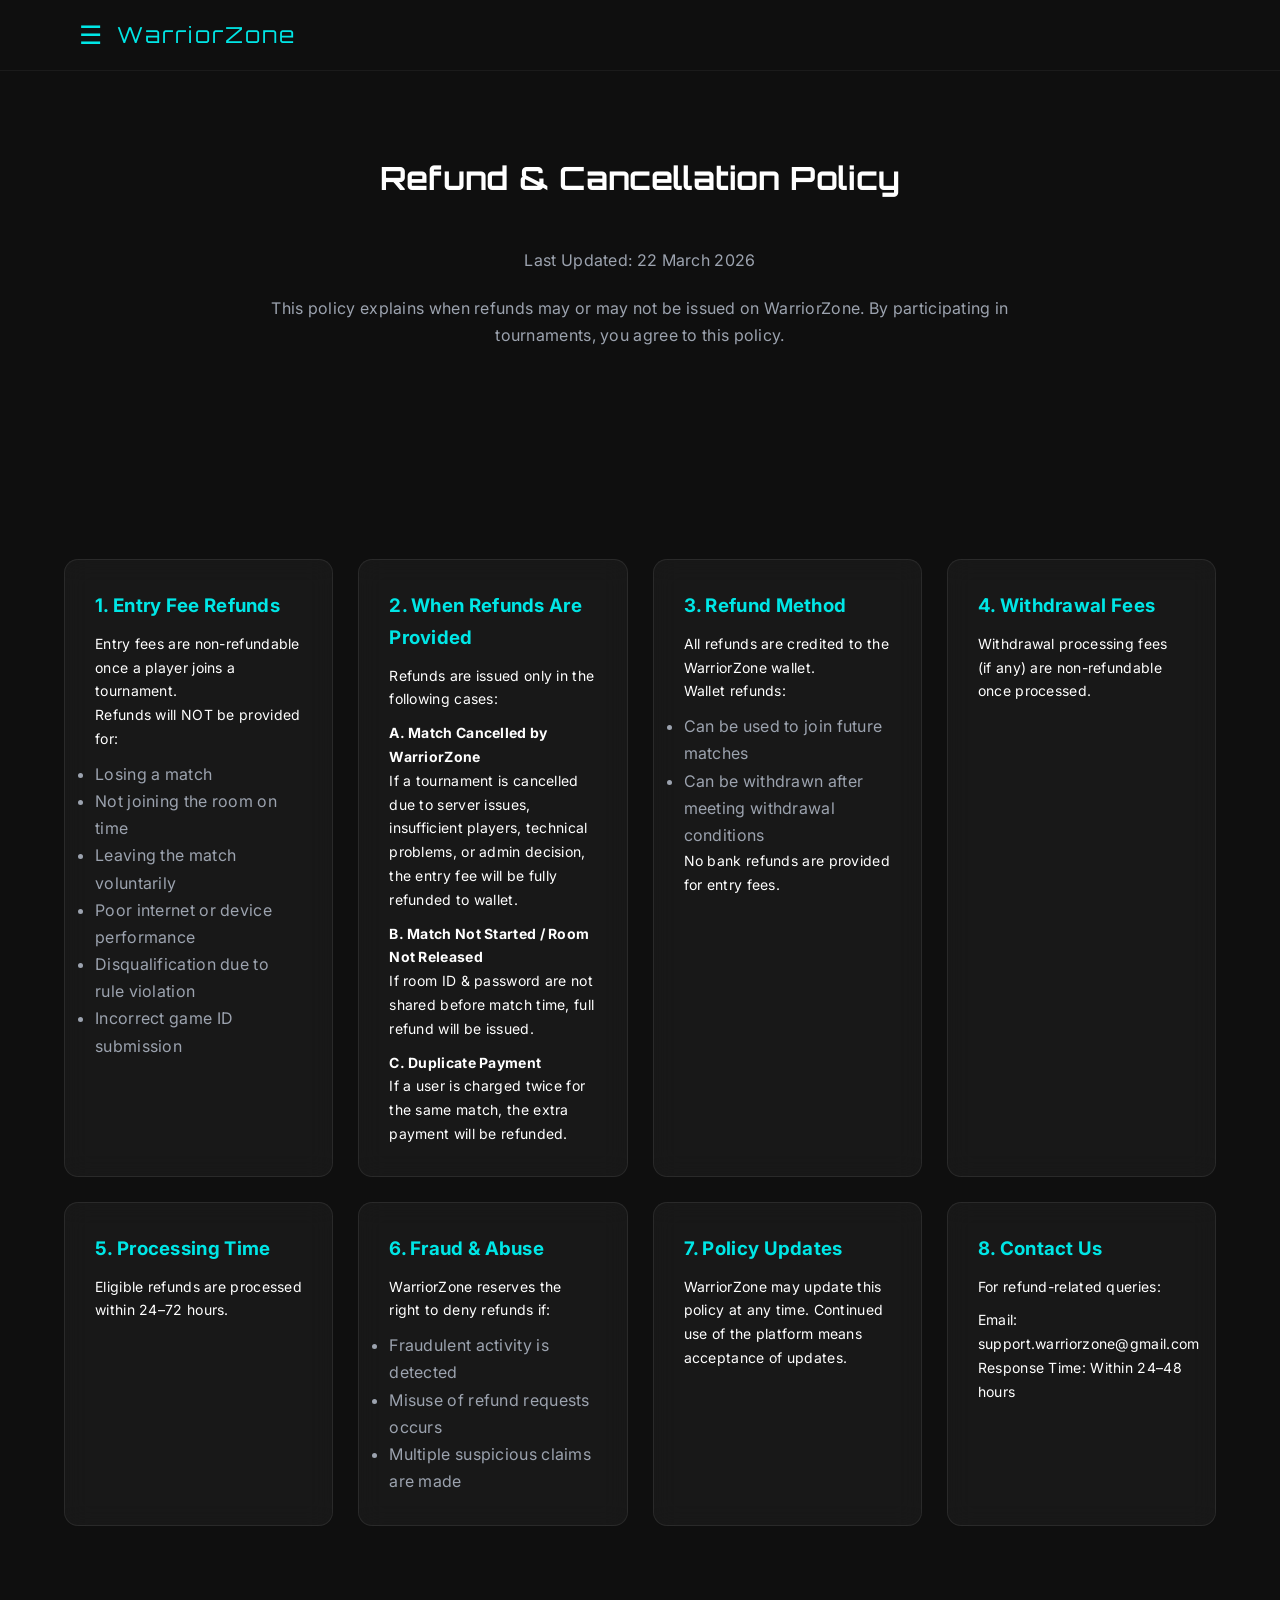
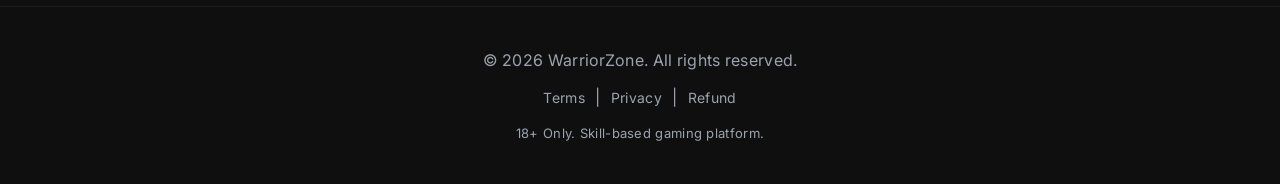
<file: pages/refund.html>
<!DOCTYPE html>
<html lang="en">

<head>

<meta charset="UTF-8">
<meta name="viewport" content="width=device-width, initial-scale=1.0">

<title>Refund Policy | WarriorZone</title>
<link rel="icon" href="../assets/favicon.png">

<link rel="stylesheet" href="../css/styles.css">

<meta name="description" content="WarriorZone Refund Policy explains eligibility, cancellations, and wallet refunds for tournaments.">

</head>

<body>

<!-- OVERLAY -->
<div class="overlay"></div>

<!-- SIDEBAR -->
<div class="sidebar">

<a href="../index.html">Home</a>
<a href="../pages/about.html">About</a>
<a href="../pages/how-it-works.html">How It Works</a>
<a href="../pages/features.html">Features</a>
<a href="../pages/games.html">Games</a>
<a href="../pages/wallet.html">Wallet</a>
<a href="../pages/support.html">Support</a>
<a href="../pages/fairplay.html">Fair Play</a>
<a href="../pages/terms.html">Terms</a>
<a href="../pages/privacy.html">Privacy</a>
<a href="../pages/refund.html">Refund</a>
<a href="../pages/disclaimer.html">Disclaimer</a>
<a href="../pages/contact.html">Contact us</a>

</div>

<!-- NAVBAR -->
<nav class="navbar">
<div class="container nav-inner">

<div class="hamburger">&#9776;</div>

<div class="logo">
  <a href="/">
    <span class="logo-text">WarriorZone</span>
  </a>
</div>



</div>
</nav>

<!-- HEADER -->
<section class="section">
<div class="container">

<h1 class="section-title">Refund & Cancellation Policy</h1>

<p style="text-align:center;color:#9ca3af;max-width:800px;margin:auto;margin-bottom:20px;">
Last Updated: 22 March 2026
</p>

<p style="text-align:center;color:#9ca3af;max-width:800px;margin:auto;margin-bottom:50px;">
This policy explains when refunds may or may not be issued on WarriorZone.
By participating in tournaments, you agree to this policy.
</p>

</div>
</section>

<!-- POLICY CONTENT -->
<section class="section">
<div class="container">

<div class="cards">

<!-- Entry Fee -->
<div class="card">
<h3>1. Entry Fee Refunds</h3>
<p>
Entry fees are non-refundable once a player joins a tournament.
</p>

<p>
Refunds will NOT be provided for:
</p>

<ul style="color:#9ca3af;margin-top:10px;">
<li>Losing a match</li>
<li>Not joining the room on time</li>
<li>Leaving the match voluntarily</li>
<li>Poor internet or device performance</li>
<li>Disqualification due to rule violation</li>
<li>Incorrect game ID submission</li>
</ul>
</div>

<!-- When Refunds -->
<div class="card">
<h3>2. When Refunds Are Provided</h3>

<p>Refunds are issued only in the following cases:</p>

<p style="margin-top:10px;"><strong>A. Match Cancelled by WarriorZone</strong></p>
<p>
If a tournament is cancelled due to server issues, insufficient players,
technical problems, or admin decision, the entry fee will be fully refunded to wallet.
</p>

<p style="margin-top:10px;"><strong>B. Match Not Started / Room Not Released</strong></p>
<p>
If room ID & password are not shared before match time, full refund will be issued.
</p>

<p style="margin-top:10px;"><strong>C. Duplicate Payment</strong></p>
<p>
If a user is charged twice for the same match, the extra payment will be refunded.
</p>

</div>

<!-- Refund Method -->
<div class="card">
<h3>3. Refund Method</h3>

<p>
All refunds are credited to the WarriorZone wallet.
</p>

<p>
Wallet refunds:
</p>

<ul style="color:#9ca3af;margin-top:10px;">
<li>Can be used to join future matches</li>
<li>Can be withdrawn after meeting withdrawal conditions</li>
</ul>

<p>
No bank refunds are provided for entry fees.
</p>

</div>

<!-- Withdrawal Fees -->
<div class="card">
<h3>4. Withdrawal Fees</h3>

<p>
Withdrawal processing fees (if any) are non-refundable once processed.
</p>

</div>

<!-- Processing Time -->
<div class="card">
<h3>5. Processing Time</h3>

<p>
Eligible refunds are processed within 24–72 hours.
</p>

</div>

<!-- Fraud -->
<div class="card">
<h3>6. Fraud & Abuse</h3>

<p>
WarriorZone reserves the right to deny refunds if:
</p>

<ul style="color:#9ca3af;margin-top:10px;">
<li>Fraudulent activity is detected</li>
<li>Misuse of refund requests occurs</li>
<li>Multiple suspicious claims are made</li>
</ul>

</div>

<!-- Policy Updates -->
<div class="card">
<h3>7. Policy Updates</h3>

<p>
WarriorZone may update this policy at any time.
Continued use of the platform means acceptance of updates.
</p>

</div>

<!-- Contact -->
<div class="card">
<h3>8. Contact Us</h3>

<p>
For refund-related queries:
</p>

<p style="margin-top:10px;">
Email: support.warriorzone@gmail.com
</p>

<p>
Response Time: Within 24–48 hours
</p>

</div>

</div>

</div>
</section>

<!-- FOOTER -->
<footer class="footer">
<div class="container">

<p>© 2026 WarriorZone. All rights reserved.</p>

<div style="margin-top:10px;">
<a href="terms.html">Terms</a> |
<a href="privacy.html">Privacy</a> |
<a href="refund.html">Refund</a>
</div>

<p style="margin-top:10px;font-size:13px;">
18+ Only. Skill-based gaming platform.
</p>

</div>
</footer>

<script src="../js/script.js"></script>

</body>
</html>
</file>
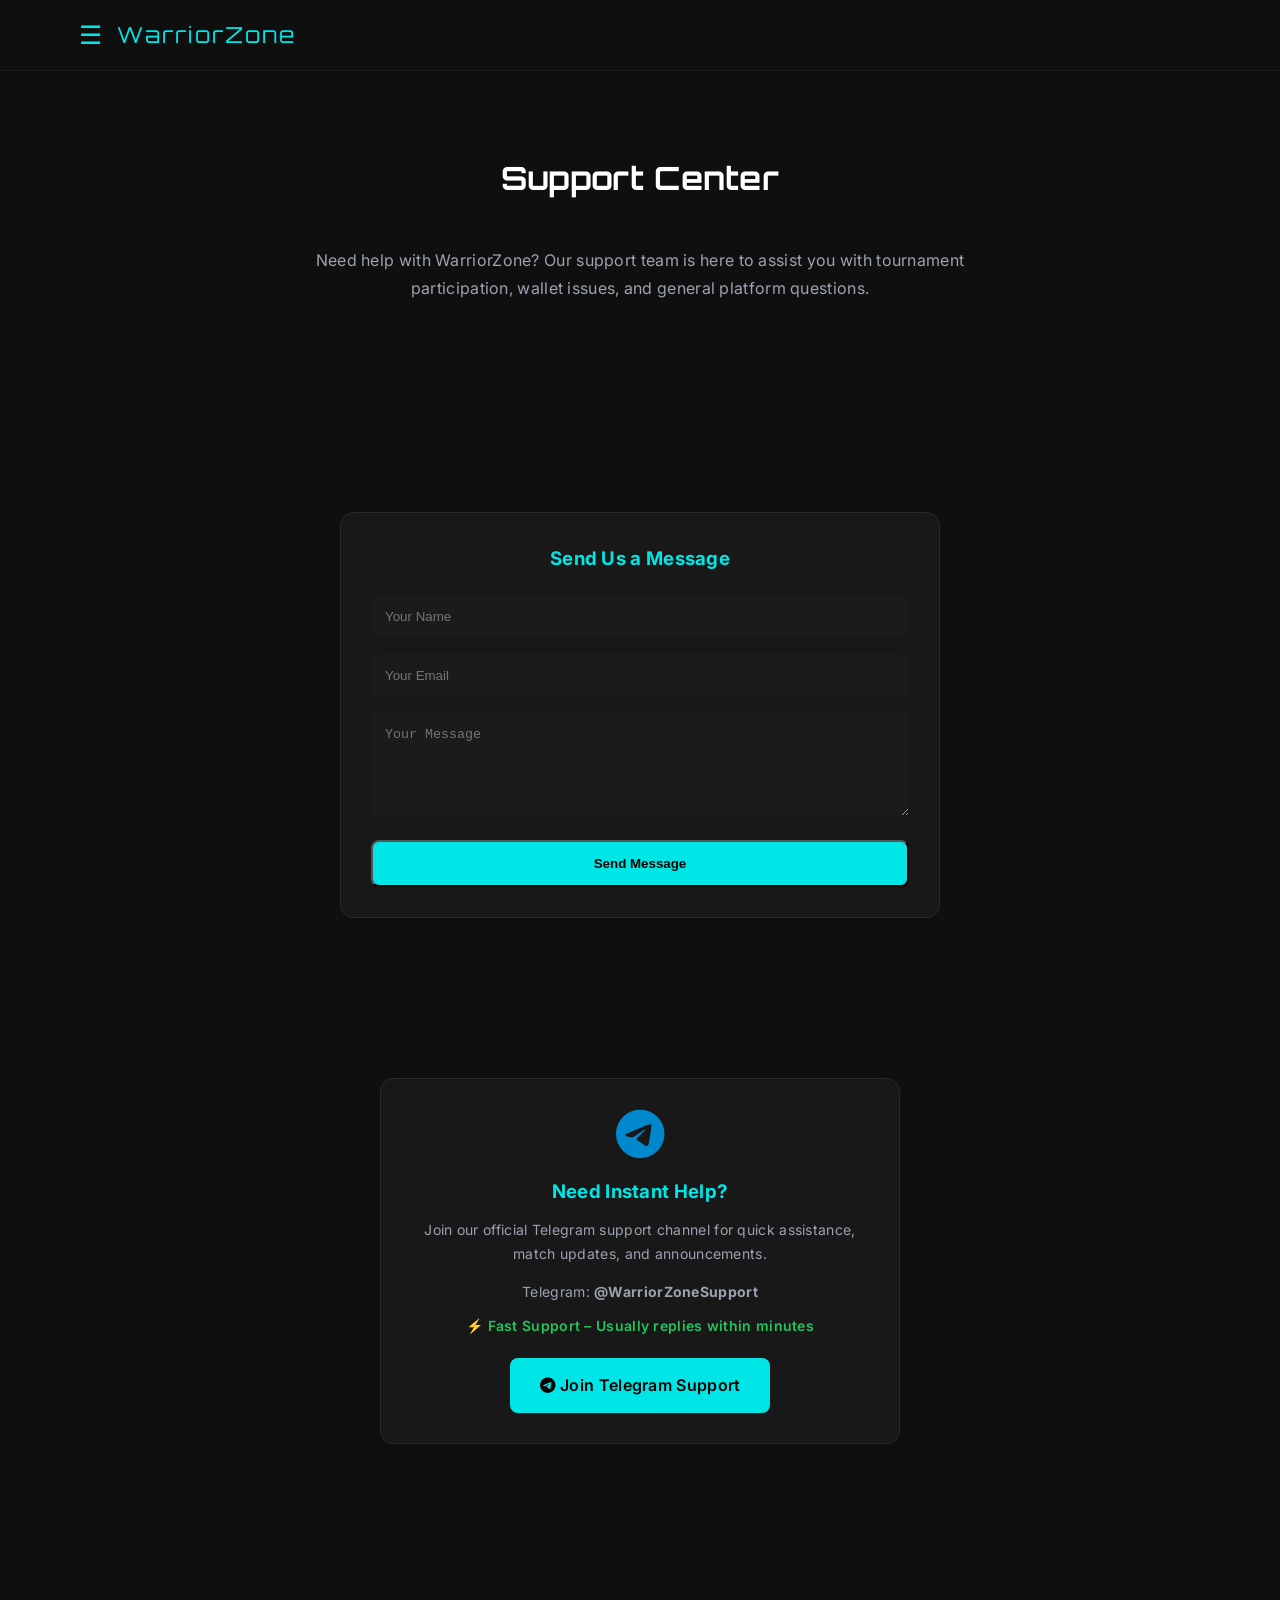
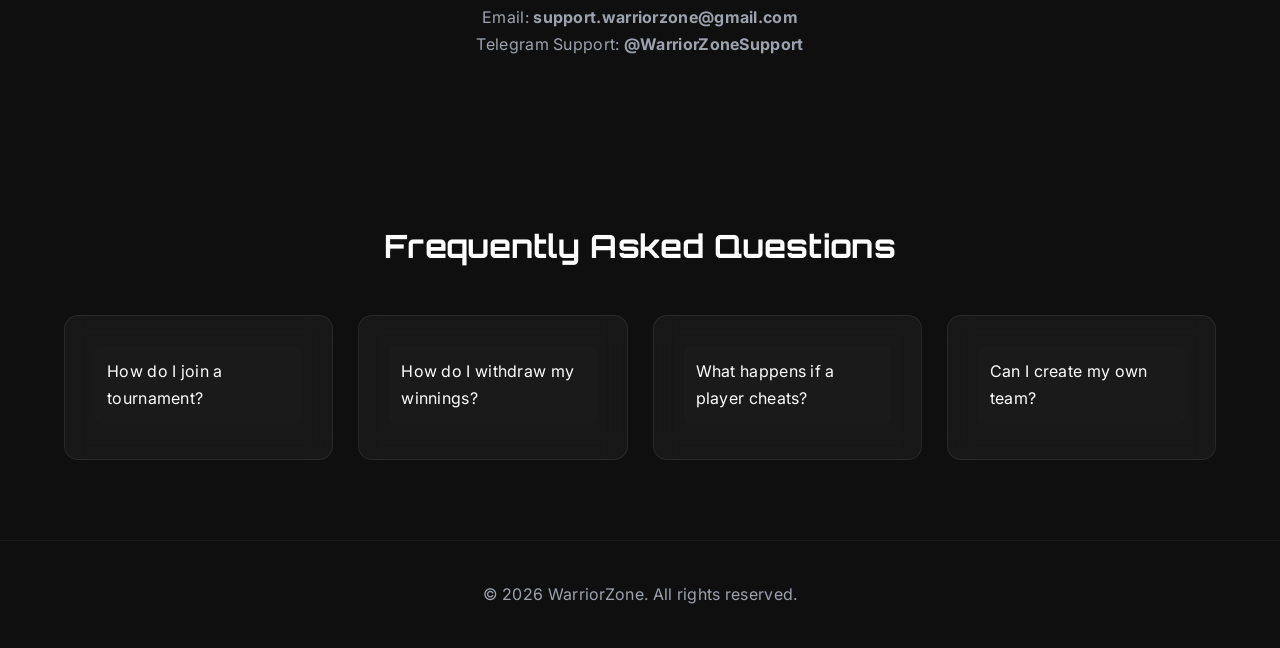
<file: pages/support.html>
<!DOCTYPE html>
<html lang="en">

<head>

<meta charset="UTF-8">
<meta name="viewport" content="width=device-width, initial-scale=1.0">

<title>Support | WarriorZone</title>
<link rel="icon" href="../assets/favicon.png">

<link rel="stylesheet" href="../css/styles.css">

<!-- ✅ FONT AWESOME (FIX TELEGRAM ICON) -->
<link rel="stylesheet" href="https://cdnjs.cloudflare.com/ajax/libs/font-awesome/6.5.0/css/all.min.css">

</head>

<body>

<!-- SIDEBAR -->
<div class="sidebar">

<a href="../index.html">Home</a>
<a href="about.html">About</a>
<a href="how-it-works.html">How It Works</a>
<a href="features.html">Features</a>
<a href="games.html">Games</a>
<a href="wallet.html">Wallet</a>
<a href="support.html">Support</a>
<a href="fairplay.html">Fair Play</a>
<a href="terms.html">Terms</a>
<a href="privacy.html">Privacy</a>
<a href="refund.html">Refund</a>
<a href="disclaimer.html">Disclaimer</a>
<a href="contact.html">Contact us</a>

</div>

<div class="overlay"></div>

<!-- NAVBAR -->
<nav class="navbar">
<div class="container nav-inner">

<div class="hamburger">&#9776;</div>

<!-- ✅ LOGO FIX -->
<div class="logo">
  <a href="../index.html">
    <span class="logo-text">WarriorZone</span>
  </a>
</div>

</div>
</nav>

<!-- HEADER -->
<section class="section">
<div class="container">

<h1 class="section-title">Support Center</h1>

<p style="text-align:center;max-width:700px;margin:auto;color:#9ca3af;margin-bottom:50px;">
Need help with WarriorZone? Our support team is here to assist you with
tournament participation, wallet issues, and general platform questions.
</p>

</div>
</section>

<!-- CONTACT FORM -->
<section class="section">
<div class="container">

<div class="card" style="max-width:600px;margin:auto;">

<h3 style="text-align:center;margin-bottom:20px;">Send Us a Message</h3>

<form id="contactForm">

<input type="text" id="name" placeholder="Your Name" required>

<input type="email" id="email" placeholder="Your Email" required>

<textarea id="message" rows="5" placeholder="Your Message" required></textarea>

<button type="submit" class="btn" style="width:100%;">Send Message</button>

</form>

</div>

</div>
</section>

<!-- TELEGRAM SUPPORT -->
<section class="section">
<div class="container">

<div class="card" style="text-align:center; max-width:520px; margin:auto;">

<!-- TELEGRAM ICON -->
<div style="margin-bottom:15px;">
<i class="fa-brands fa-telegram" style="font-size:50px; color:#0088cc;"></i>
</div>

<h3>Need Instant Help?</h3>

<p style="color:#9ca3af; margin-bottom:15px;">
Join our official Telegram support channel for quick assistance, match updates, and announcements.
</p>

<p style="color:#9ca3af; margin-bottom:10px;">
Telegram: <strong>@WarriorZoneSupport</strong>
</p>

<p style="color:#22c55e; font-weight:600; margin-bottom:20px;">
⚡ Fast Support – Usually replies within minutes
</p>

<a href="https://t.me/WarriorZoneSupport" target="_blank" class="btn">
<i class="fa-brands fa-telegram"></i> Join Telegram Support
</a>

</div>

</div>
</section>

<!-- EXTRA CONTACT INFO -->
<section class="section">
<div class="container">

<div style="text-align:center; color:#9ca3af;">

<p>Email: <strong>support.warriorzone@gmail.com</strong></p>
<p>Telegram Support: <strong>@WarriorZoneSupport</strong></p>

</div>

</div>
</section>

<!-- FAQ -->
<section class="section">
<div class="container">

<h2 class="section-title">Frequently Asked Questions</h2>

<div class="cards">

<div class="card">
<div class="faq-question">How do I join a tournament?</div>
<div class="faq-answer">
Players can browse available tournaments and register by paying entry fees.
</div>
</div>

<div class="card">
<div class="faq-question">How do I withdraw my winnings?</div>
<div class="faq-answer">
Withdraw via wallet. Processing takes 1–5 working days.
</div>
</div>

<div class="card">
<div class="faq-question">What happens if a player cheats?</div>
<div class="faq-answer">
Strict bans and disqualification apply.
</div>
</div>

<div class="card">
<div class="faq-question">Can I create my own team?</div>
<div class="faq-answer">
Yes, you can create and manage teams easily.
</div>
</div>

</div>

</div>
</section>

<!-- FOOTER -->
<footer class="footer">
<div class="container">
<p>© 2026 WarriorZone. All rights reserved.</p>
</div>
</footer>

<!-- MAIN SCRIPT -->
<script src="../js/script.js"></script>

</body>
</html>
</file>
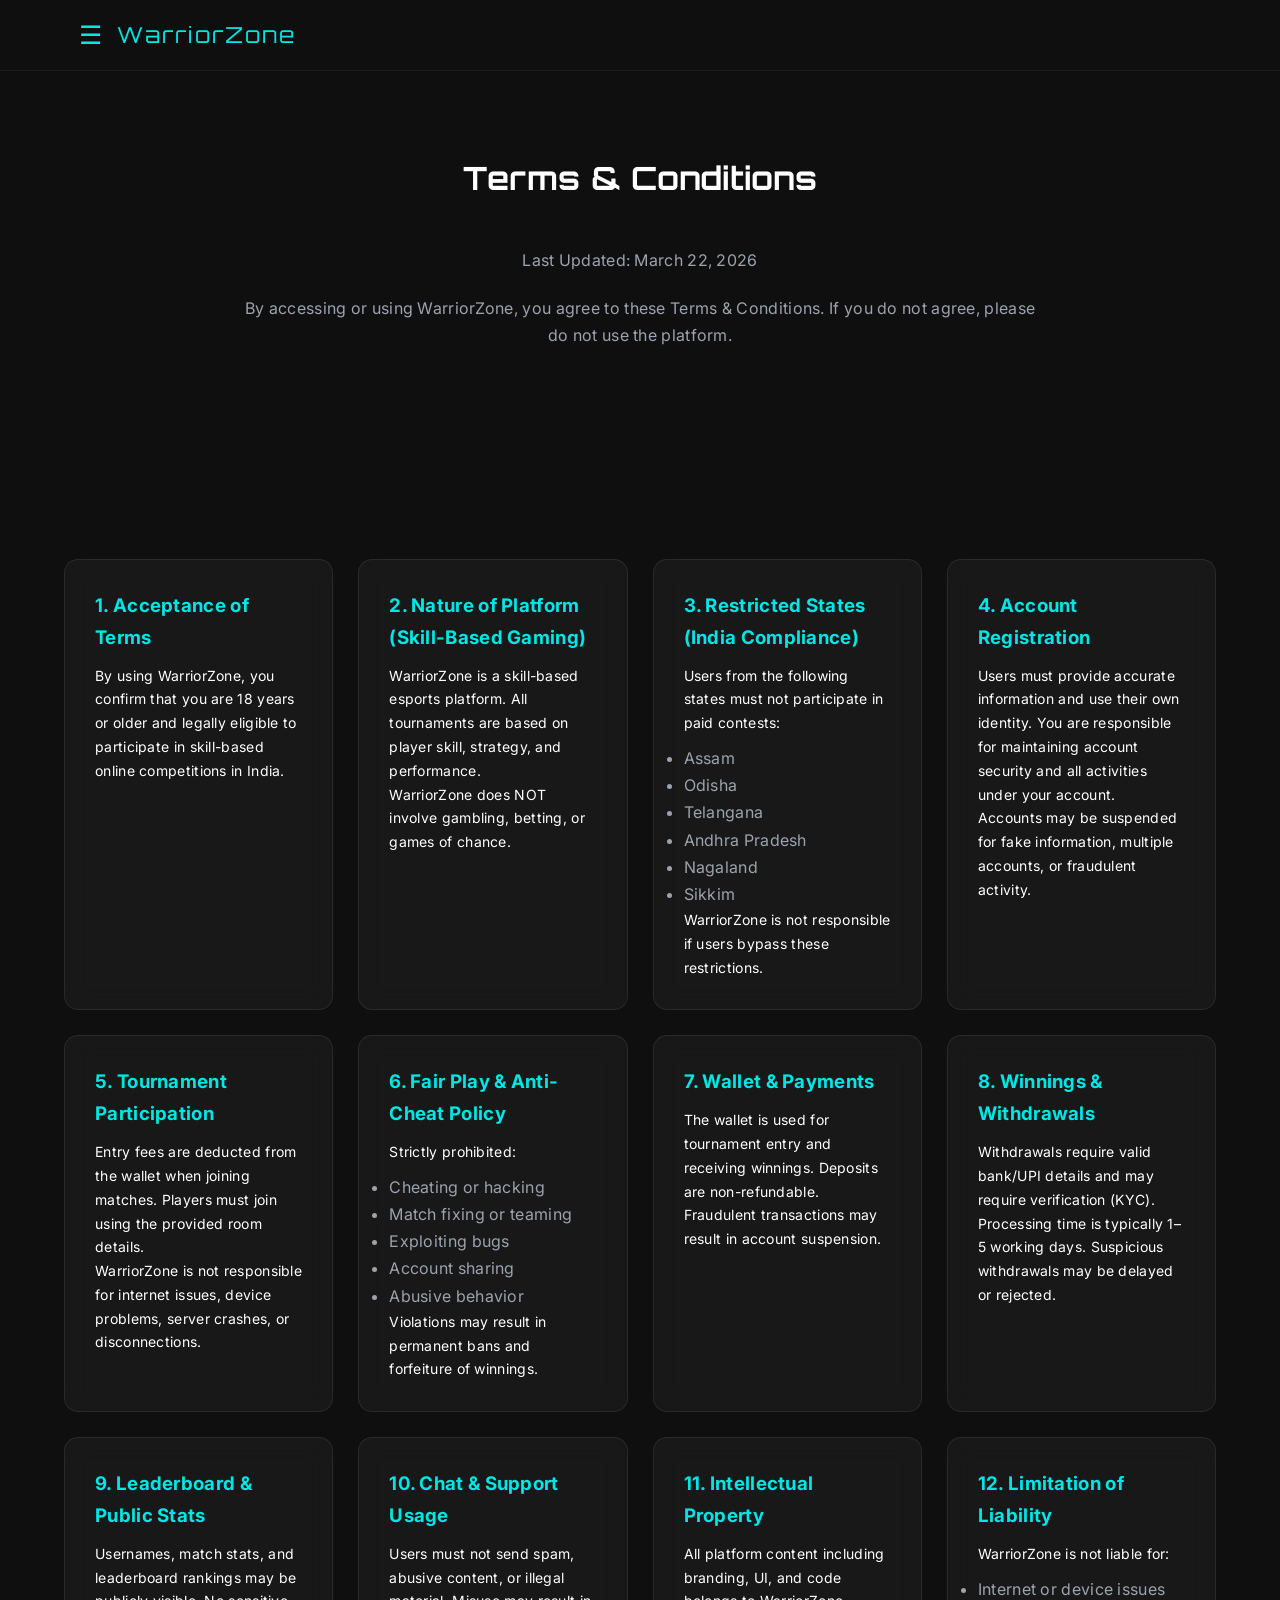
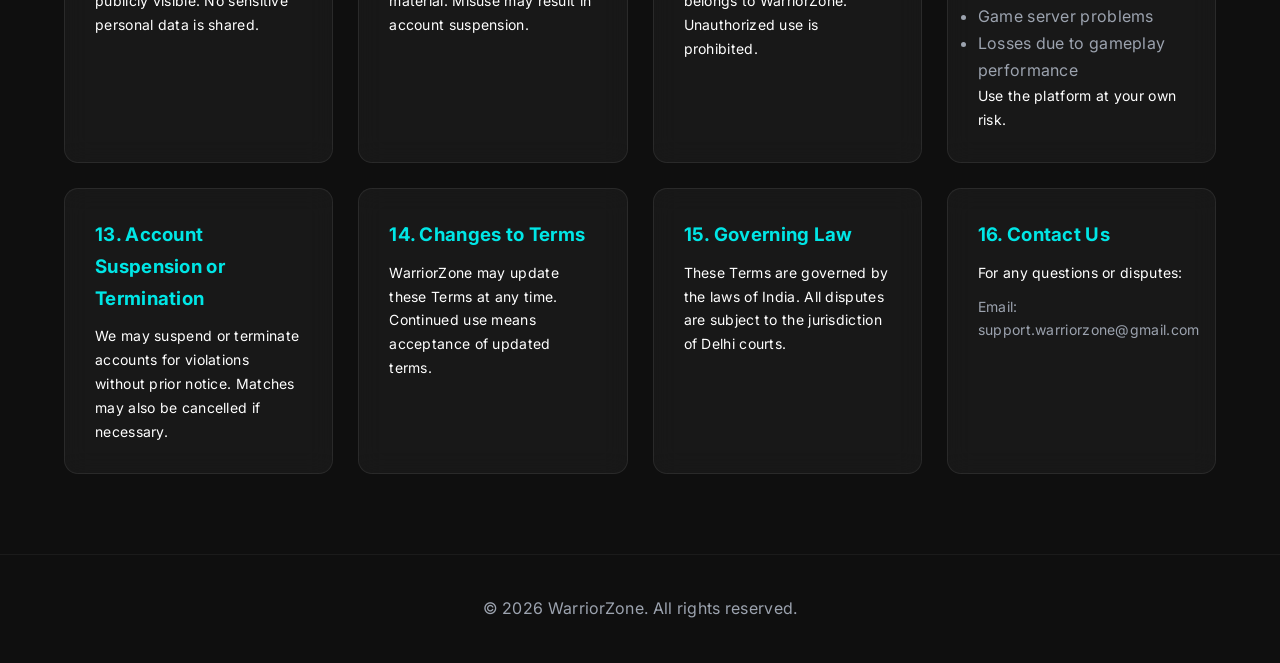
<file: pages/terms.html>
<!DOCTYPE html>
<html lang="en">

<head>

<meta charset="UTF-8">
<meta name="viewport" content="width=device-width, initial-scale=1.0">

<title>Terms & Conditions | WarriorZone</title>

<link rel="icon" href="../assets/favicon.png">
<link rel="stylesheet" href="../css/styles.css">

</head>

<body>

<!-- SIDEBAR -->
<div class="sidebar">

<a href="../index.html">Home</a>
<a href="../pages/about.html">About</a>
<a href="../pages/how-it-works.html">How It Works</a>
<a href="../pages/features.html">Features</a>
<a href="../pages/games.html">Games</a>
<a href="../pages/wallet.html">Wallet</a>
<a href="../pages/support.html">Support</a>
<a href="../pages/fairplay.html">Fair Play</a>
<a href="../pages/terms.html">Terms</a>
<a href="../pages/privacy.html">Privacy</a>
<a href="../pages/refund.html">Refund</a>
<a href="../pages/disclaimer.html">Disclaimer</a>
<a href="../pages/contact.html">Contact us</a>

</div>


<!-- NAVBAR -->
<nav class="navbar">
<div class="container nav-inner">
<div class="hamburger">&#9776;</div>

<div class="logo">
  <a href="/">
    <span class="logo-text">WarriorZone</span>
  </a>
</div>


</div>
</nav>

<!-- HEADER -->
<section class="section">

<div class="container">

<h1 class="section-title">Terms & Conditions</h1>

<p style="text-align:center;max-width:800px;margin:auto;color:#9ca3af;margin-bottom:20px;">
Last Updated: March 22, 2026
</p>

<p style="text-align:center;max-width:800px;margin:auto;color:#9ca3af;margin-bottom:50px;">
By accessing or using WarriorZone, you agree to these Terms & Conditions.
If you do not agree, please do not use the platform.
</p>

</div>

</section>

<!-- TERMS CONTENT -->
<section class="section">

<div class="container">

<div class="cards">

<!-- Acceptance -->
<div class="card">
<h3>1. Acceptance of Terms</h3>
<p>
By using WarriorZone, you confirm that you are 18 years or older and legally eligible to participate in skill-based online competitions in India.
</p>
</div>

<!-- Nature -->
<div class="card">
<h3>2. Nature of Platform (Skill-Based Gaming)</h3>
<p>
WarriorZone is a skill-based esports platform. All tournaments are based on player skill, strategy, and performance.
</p>
<p>
WarriorZone does NOT involve gambling, betting, or games of chance.
</p>
</div>

<!-- Restricted States -->
<div class="card">
<h3>3. Restricted States (India Compliance)</h3>
<p>
Users from the following states must not participate in paid contests:
</p>

<ul style="color:#9ca3af;margin-top:10px;">
<li>Assam</li>
<li>Odisha</li>
<li>Telangana</li>
<li>Andhra Pradesh</li>
<li>Nagaland</li>
<li>Sikkim</li>
</ul>

<p>
WarriorZone is not responsible if users bypass these restrictions.
</p>
</div>

<!-- Account -->
<div class="card">
<h3>4. Account Registration</h3>
<p>
Users must provide accurate information and use their own identity.
You are responsible for maintaining account security and all activities under your account.
</p>

<p>
Accounts may be suspended for fake information, multiple accounts, or fraudulent activity.
</p>
</div>

<!-- Tournament -->
<div class="card">
<h3>5. Tournament Participation</h3>
<p>
Entry fees are deducted from the wallet when joining matches.
Players must join using the provided room details.
</p>

<p>
WarriorZone is not responsible for internet issues, device problems, server crashes, or disconnections.
</p>
</div>

<!-- Fair Play -->
<div class="card">
<h3>6. Fair Play & Anti-Cheat Policy</h3>
<p>
Strictly prohibited:
</p>

<ul style="color:#9ca3af;margin-top:10px;">
<li>Cheating or hacking</li>
<li>Match fixing or teaming</li>
<li>Exploiting bugs</li>
<li>Account sharing</li>
<li>Abusive behavior</li>
</ul>

<p>
Violations may result in permanent bans and forfeiture of winnings.
</p>
</div>

<!-- Wallet -->
<div class="card">
<h3>7. Wallet & Payments</h3>
<p>
The wallet is used for tournament entry and receiving winnings.
Deposits are non-refundable.
</p>

<p>
Fraudulent transactions may result in account suspension.
</p>
</div>

<!-- Withdrawals -->
<div class="card">
<h3>8. Winnings & Withdrawals</h3>
<p>
Withdrawals require valid bank/UPI details and may require verification (KYC).
</p>

<p>
Processing time is typically 1–5 working days. Suspicious withdrawals may be delayed or rejected.
</p>
</div>

<!-- Leaderboard -->
<div class="card">
<h3>9. Leaderboard & Public Stats</h3>
<p>
Usernames, match stats, and leaderboard rankings may be publicly visible.
No sensitive personal data is shared.
</p>
</div>

<!-- Chat -->
<div class="card">
<h3>10. Chat & Support Usage</h3>
<p>
Users must not send spam, abusive content, or illegal material.
Misuse may result in account suspension.
</p>
</div>

<!-- IP -->
<div class="card">
<h3>11. Intellectual Property</h3>
<p>
All platform content including branding, UI, and code belongs to WarriorZone.
Unauthorized use is prohibited.
</p>
</div>

<!-- Liability -->
<div class="card">
<h3>12. Limitation of Liability</h3>
<p>
WarriorZone is not liable for:
</p>

<ul style="color:#9ca3af;margin-top:10px;">
<li>Internet or device issues</li>
<li>Game server problems</li>
<li>Losses due to gameplay performance</li>
</ul>

<p>
Use the platform at your own risk.
</p>
</div>

<!-- Suspension -->
<div class="card">
<h3>13. Account Suspension or Termination</h3>
<p>
We may suspend or terminate accounts for violations without prior notice.
Matches may also be cancelled if necessary.
</p>
</div>

<!-- Changes -->
<div class="card">
<h3>14. Changes to Terms</h3>
<p>
WarriorZone may update these Terms at any time.
Continued use means acceptance of updated terms.
</p>
</div>

<!-- Law -->
<div class="card">
<h3>15. Governing Law</h3>
<p>
These Terms are governed by the laws of India.
All disputes are subject to the jurisdiction of Delhi courts.
</p>
</div>

<!-- Contact -->
<div class="card">
<h3>16. Contact Us</h3>
<p>
For any questions or disputes:
</p>

<p style="color:#9ca3af;margin-top:10px;">
Email: support.warriorzone@gmail.com
</p>
</div>

</div>

</div>

</section>

<!-- FOOTER -->
<footer class="footer">
<div class="container">
<p>© 2026 WarriorZone. All rights reserved.</p>
</div>
</footer>

<script src="../js/script.js"></script>

</body>
</html>
</file>
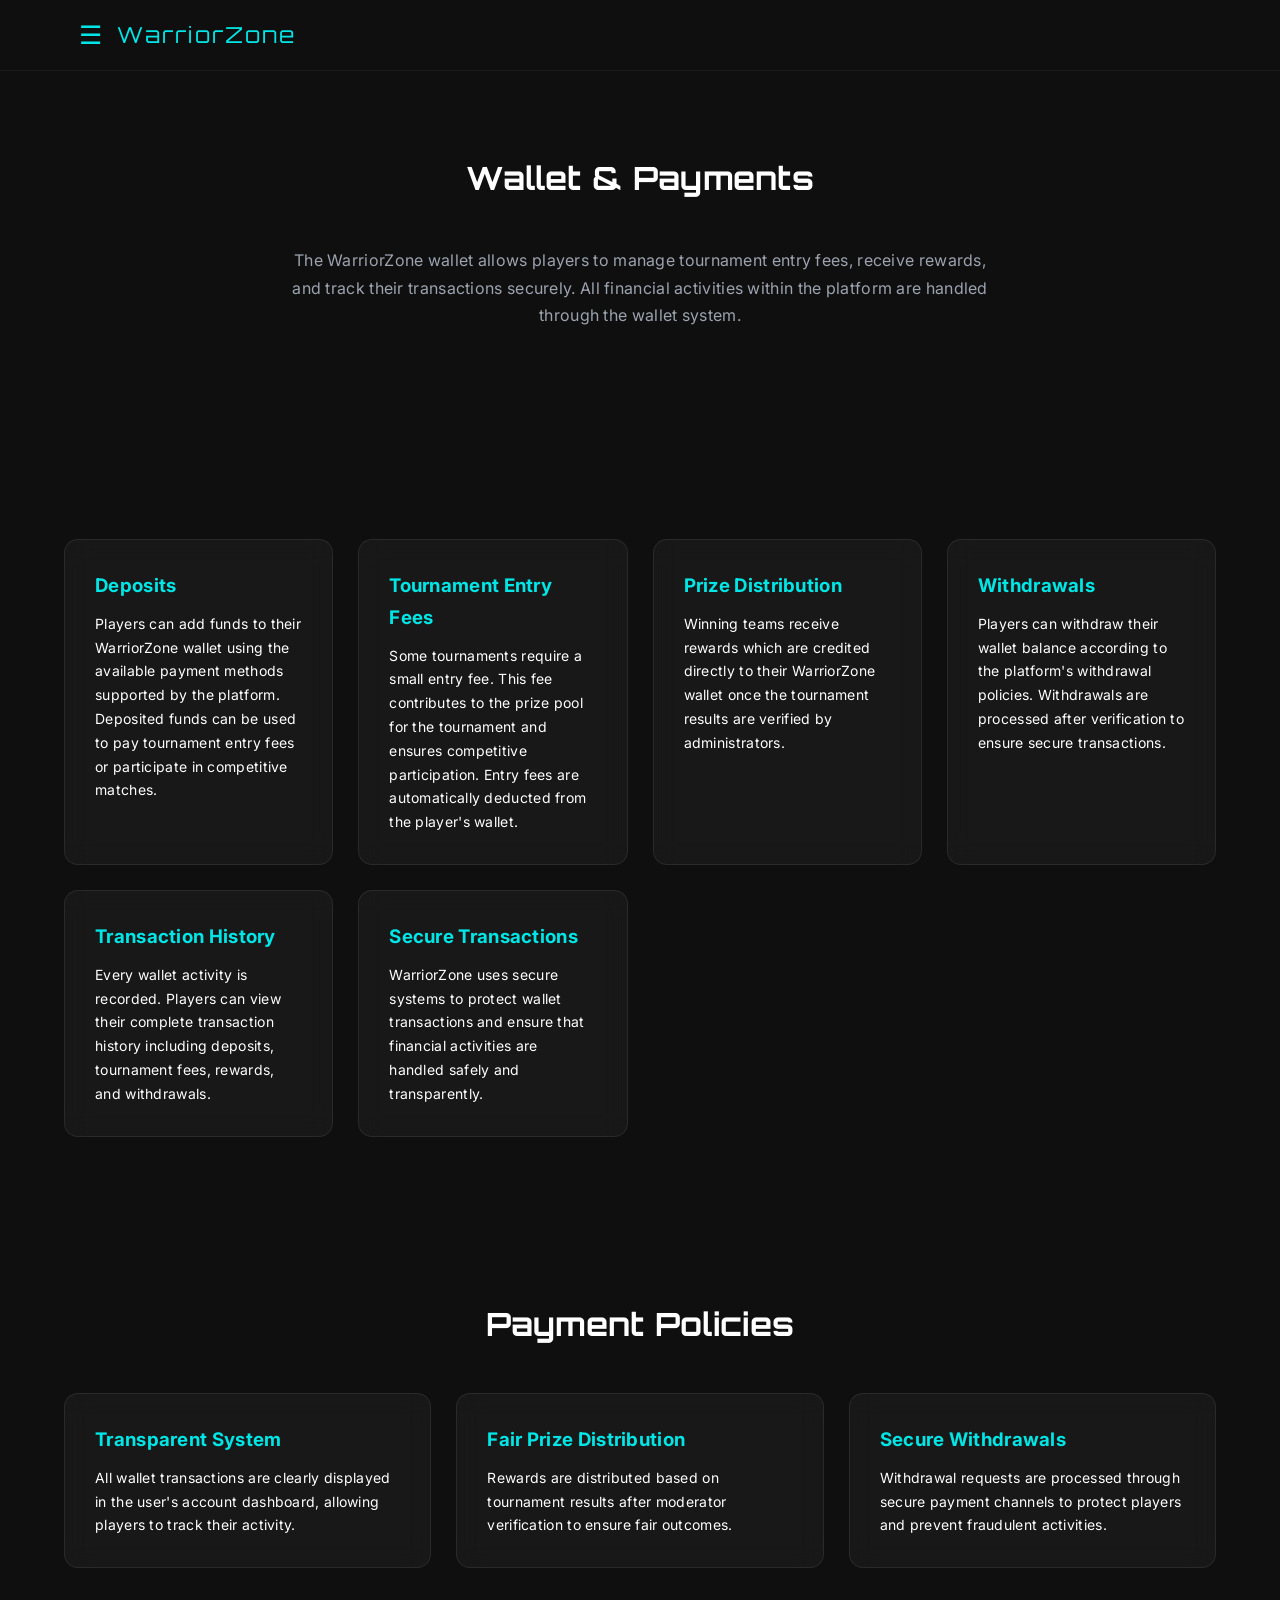
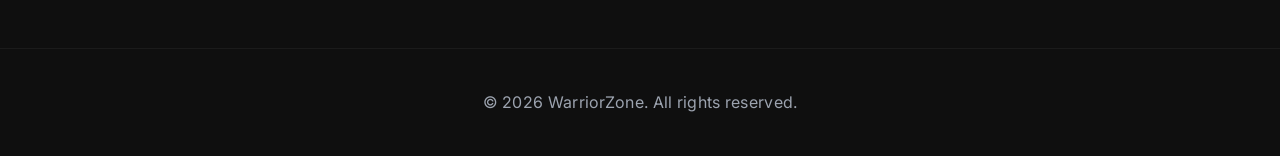
<file: pages/wallet.html>
<!DOCTYPE html>
<html lang="en">

<head>

<meta charset="UTF-8">
<meta name="viewport" content="width=device-width, initial-scale=1.0">

<title>Wallet | WarriorZone</title>
<link rel="icon" href="../assets/favicon.png">

<link rel="stylesheet" href="../css/styles.css">

</head>

<body>

<!-- SIDEBAR -->

<div class="sidebar">

<a href="../index.html">Home</a>
<a href="../pages/about.html">About</a>
<a href="../pages/how-it-works.html">How It Works</a>
<a href="../pages/features.html">Features</a>
<a href="../pages/games.html">Games</a>
<a href="../pages/wallet.html">Wallet</a>
<a href="../pages/support.html">Support</a>
<a href="../pages/fairplay.html">Fair Play</a>
<a href="../pages/terms.html">Terms</a>
<a href="../pages/privacy.html">Privacy</a>
<a href="../pages/refund.html">Refund</a>
<a href="../pages/disclaimer.html">Disclaimer</a>
<a href="../pages/contact.html">Contact us</a>

</div>

<!-- NAVBAR -->

<nav class="navbar">

<div class="container nav-inner">

<div class="hamburger">&#9776;</div>

<!-- UPDATED LOGO -->
<div class="logo">
  <a href="/">
    <span class="logo-text">WarriorZone</span>
  </a>
</div>



</div>

</nav>

<!-- PAGE HEADER -->

<section class="section">

<div class="container">

<h1 class="section-title">Wallet & Payments</h1>

<p style="text-align:center;max-width:700px;margin:auto;color:#9ca3af;margin-bottom:50px;">
The WarriorZone wallet allows players to manage tournament entry fees,
receive rewards, and track their transactions securely. All financial
activities within the platform are handled through the wallet system.
</p>

</div>

</section>

<!-- WALLET FEATURES -->

<section class="section">

<div class="container">

<div class="cards">

<div class="card">
<h3>Deposits</h3>
<p>
Players can add funds to their WarriorZone wallet using the available
payment methods supported by the platform. Deposited funds can be
used to pay tournament entry fees or participate in competitive matches.
</p>
</div>

<div class="card">
<h3>Tournament Entry Fees</h3>
<p>
Some tournaments require a small entry fee. This fee contributes to
the prize pool for the tournament and ensures competitive participation.
Entry fees are automatically deducted from the player's wallet.
</p>
</div>

<div class="card">
<h3>Prize Distribution</h3>
<p>
Winning teams receive rewards which are credited directly to their
WarriorZone wallet once the tournament results are verified by
administrators.
</p>
</div>

<div class="card">
<h3>Withdrawals</h3>
<p>
Players can withdraw their wallet balance according to the platform's
withdrawal policies. Withdrawals are processed after verification
to ensure secure transactions.
</p>
</div>

<div class="card">
<h3>Transaction History</h3>
<p>
Every wallet activity is recorded. Players can view their complete
transaction history including deposits, tournament fees, rewards,
and withdrawals.
</p>
</div>

<div class="card">
<h3>Secure Transactions</h3>
<p>
WarriorZone uses secure systems to protect wallet transactions and
ensure that financial activities are handled safely and transparently.
</p>
</div>

</div>

</div>

</section>

<!-- PAYMENT POLICIES -->

<section class="section">

<div class="container">

<h2 class="section-title">Payment Policies</h2>

<div class="cards">

<div class="card">
<h3>Transparent System</h3>
<p>
All wallet transactions are clearly displayed in the user's account
dashboard, allowing players to track their activity.
</p>
</div>

<div class="card">
<h3>Fair Prize Distribution</h3>
<p>
Rewards are distributed based on tournament results after moderator
verification to ensure fair outcomes.
</p>
</div>

<div class="card">
<h3>Secure Withdrawals</h3>
<p>
Withdrawal requests are processed through secure payment channels
to protect players and prevent fraudulent activities.
</p>
</div>

</div>

</div>

</section>

<!-- FOOTER -->

<footer class="footer">

<div class="container">

<p>© 2026 WarriorZone. All rights reserved.</p>

</div>

</footer>

<script src="../js/script.js"></script>

</body>

</html>
</file>
<file: css/styles.css>
/* =========================
FONTS
========================= */
@import url('https://fonts.googleapis.com/css2?family=Orbitron:wght@500;700&family=Inter:wght@300;400;500;600&display=swap');

/* =========================
ROOT VARIABLES
========================= */
:root{
--primary:#00E6E6;
--accent:#00FFFF;

--bg-dark:#0F0F0F;
--bg-darker:#121212;

--card-bg:rgba(255,255,255,0.04);
--card-border:rgba(255,255,255,0.08);

--text:#ffffff;
--text-muted:#9ca3af;
}

/* =========================
GLOBAL
========================= */
*{
margin:0;
padding:0;
box-sizing:border-box;
}

html{
scroll-behavior:smooth;
}

body{
font-family:'Inter',sans-serif;
background:var(--bg-dark);
color:var(--text);
line-height:1.7;
letter-spacing:0.3px;
}

a{
text-decoration:none;
color:inherit;
transition:0.25s;
}

.container{
width:90%;
max-width:1200px;
margin:auto;
}

.logo-text,
.hamburger{
user-select:none;
}

/* =========================
NAVBAR
========================= */
.navbar{
position:sticky;
top:0;
width:100%;
background:#0F0F0F;
z-index:1000;
border-bottom:1px solid rgba(255,255,255,0.05);
backdrop-filter:blur(10px);
}

.nav-inner{
display:flex;
align-items:center;
gap:15px;
height:70px;
padding:0 15px;
}

.hamburger{
font-size:26px;
cursor:pointer;
color:var(--primary);
transition:0.25s;
}

.hamburger:hover{
transform:scale(1.1);
}

/* =========================
LOGO
========================= */
.logo{
display:flex;
align-items:center;
gap:10px;
cursor:pointer;
}

.logo-text{
font-family:'Orbitron',sans-serif;
font-size:22px;
letter-spacing:2px;
color:var(--primary);
transition:all 0.3s ease;
}

.logo:hover .logo-text{
color:var(--accent);
text-shadow:0 0 6px rgba(0,230,230,0.6);
}

/* =========================
SIDEBAR
========================= */
.sidebar{
position:fixed;
top:0;
left:-260px;
width:260px;
height:100%;
background:#080808;
padding:60px 25px;
transition:0.35s ease;
z-index:2000;
display:flex;
flex-direction:column;
border-right:1px solid rgba(255,255,255,0.05);
}

.sidebar.active{
left:0;
}

.sidebar a{
display:block;
padding:12px 10px;
margin:6px 0;
font-weight:500;
color:var(--text-muted);
border-radius:6px;
transition:0.25s;
position:relative;
}

.sidebar a:hover{
color:var(--primary);
background:rgba(0,230,230,0.08);
transform:translateX(6px);
}

/* ACTIVE LINK */
.sidebar a.active{
color:var(--primary);
background:rgba(0,230,230,0.12);
}

/* =========================
OVERLAY
========================= */
.overlay{
position:fixed;
top:0;
left:0;
width:100%;
height:100%;
background:rgba(0,0,0,0.6);
backdrop-filter:blur(3px);
opacity:0;
pointer-events:none;
transition:0.3s;
z-index:1500;
}

.overlay.active{
opacity:1;
pointer-events:all;
}

/* =========================
HERO
========================= */
.hero{
padding:120px 0;
text-align:center;
}

.hero h1{
font-family:'Orbitron',sans-serif;
font-size:54px;
margin-bottom:20px;
text-shadow:0 0 10px rgba(0,230,230,0.2);
}

.hero p{
max-width:650px;
margin:auto;
color:var(--text-muted);
margin-bottom:40px;
}

/* =========================
BUTTONS
========================= */
.btn{
display:inline-block;
padding:14px 30px;
border-radius:8px;
font-weight:600;
background:var(--primary);
color:#000;
transition:0.3s;
}

.btn:hover{
transform:translateY(-3px) scale(1.05);
box-shadow:
0 0 8px var(--primary),
0 0 18px var(--primary),
0 0 35px var(--accent);
}

/* =========================
SECTIONS
========================= */
.section{
padding:80px 0;
}

.section-title{
text-align:center;
margin-bottom:30px;
font-family:'Orbitron',sans-serif;
font-size:32px;
position:relative;
}

/* underline animation */
.section-title::after{
content:"";
display:block;
width:0%;
height:2px;
margin:10px auto 0;
background:var(--primary);
transition:0.5s;
}

.section-title:hover::after{
width:80px;
}

/* =========================
CARDS
========================= */
.cards{
display:grid;
grid-template-columns:repeat(auto-fit,minmax(250px,1fr));
gap:25px;
}

.card{
padding:30px;
border-radius:14px;
background:var(--card-bg);
border:1px solid var(--card-border);
backdrop-filter:blur(12px);
transition:0.35s;
}

.card:hover{
transform:translateY(-12px) scale(1.03);
box-shadow:
0 15px 40px rgba(0,0,0,0.7),
0 0 20px rgba(0,230,230,0.3);
border-color:rgba(0,230,230,0.3);
}

.card h3{
margin-bottom:10px;
color:var(--primary);
}

.card p{
font-size:14px;
}

/* =========================
LEGAL / DOCUMENT PAGES
========================= */
.legal{
max-width:800px;
margin:auto;
line-height:1.8;
font-size:15px;
}

.legal h2{
margin-top:30px;
margin-bottom:10px;
font-size:20px;
color:var(--primary);
}

.legal p{
color:var(--text-muted);
margin-bottom:15px;
}

.legal ul{
margin-left:20px;
margin-bottom:15px;
color:var(--text-muted);
}

.legal li{
margin-bottom:8px;
}

.last-updated{
text-align:center;
color:var(--text-muted);
margin-bottom:40px;
font-size:14px;
}

/* =========================
FORMS
========================= */
input, textarea{
width:100%;
padding:14px;
margin-bottom:16px;
border-radius:8px;
border:none;
background:#1b1b1b;
color:white;
}

/* =========================
FAQ
========================= */
.faq-question{
padding:12px;
background:#1a1a1a;
border-radius:6px;
cursor:pointer;
margin-bottom:5px;
transition:0.2s;
}

.faq-question:hover{
background:#222;
}

.faq-answer{
display:none;
padding:10px;
color:var(--text-muted);
}

/* =========================
FOOTER
========================= */
.footer{
padding:40px 0;
border-top:1px solid rgba(255,255,255,0.05);
text-align:center;
color:var(--text-muted);
}

.footer a{
color:var(--text-muted);
margin:0 6px;
font-size:14px;
}

.footer a:hover{
color:var(--primary);
}

/* =========================
ANIMATIONS
========================= */
.reveal{
opacity:0;
transform:translateY(40px);
transition:0.8s ease;
}

.reveal.active{
opacity:1;
transform:translateY(0);
}

/* =========================
RESPONSIVE
========================= */
@media(max-width:768px){

.hero h1{
font-size:38px;
}

.logo-text{
font-size:20px;
}

.nav-inner{
height:60px;
}

}
.sidebar{
position:fixed;
top:0;
left:-260px;
width:260px;
height:100vh; /* full screen height */
background:#080808;
padding:60px 25px;
transition:0.35s ease;
z-index:2000;
display:flex;
flex-direction:column;
border-right:1px solid rgba(255,255,255,0.05);

/* ✅ ADD THESE */
overflow-y:auto;
scroll-behavior:smooth;
}
/* SCROLLBAR STYLE */
.sidebar::-webkit-scrollbar{
width:6px;
}

.sidebar::-webkit-scrollbar-track{
background:transparent;
}

.sidebar::-webkit-scrollbar-thumb{
background:rgba(0,230,230,0.5);
border-radius:10px;
}

.sidebar::-webkit-scrollbar-thumb:hover{
background:rgba(0,230,230,0.9);
}

/* SHARE BUTTON */
.share-btn{
margin-left:auto;
padding:8px 16px;
border-radius:6px;
border:none;
background:var(--primary);
color:#000;
font-weight:600;
cursor:pointer;
transition:0.3s;
}

.share-btn:hover{
background:var(--accent);
transform:scale(1.05);
box-shadow:0 0 10px var(--primary);
}

.card i.fa-telegram{
transition:0.3s;
}

.card:hover i.fa-telegram{
transform:scale(1.2);
}
</file>
